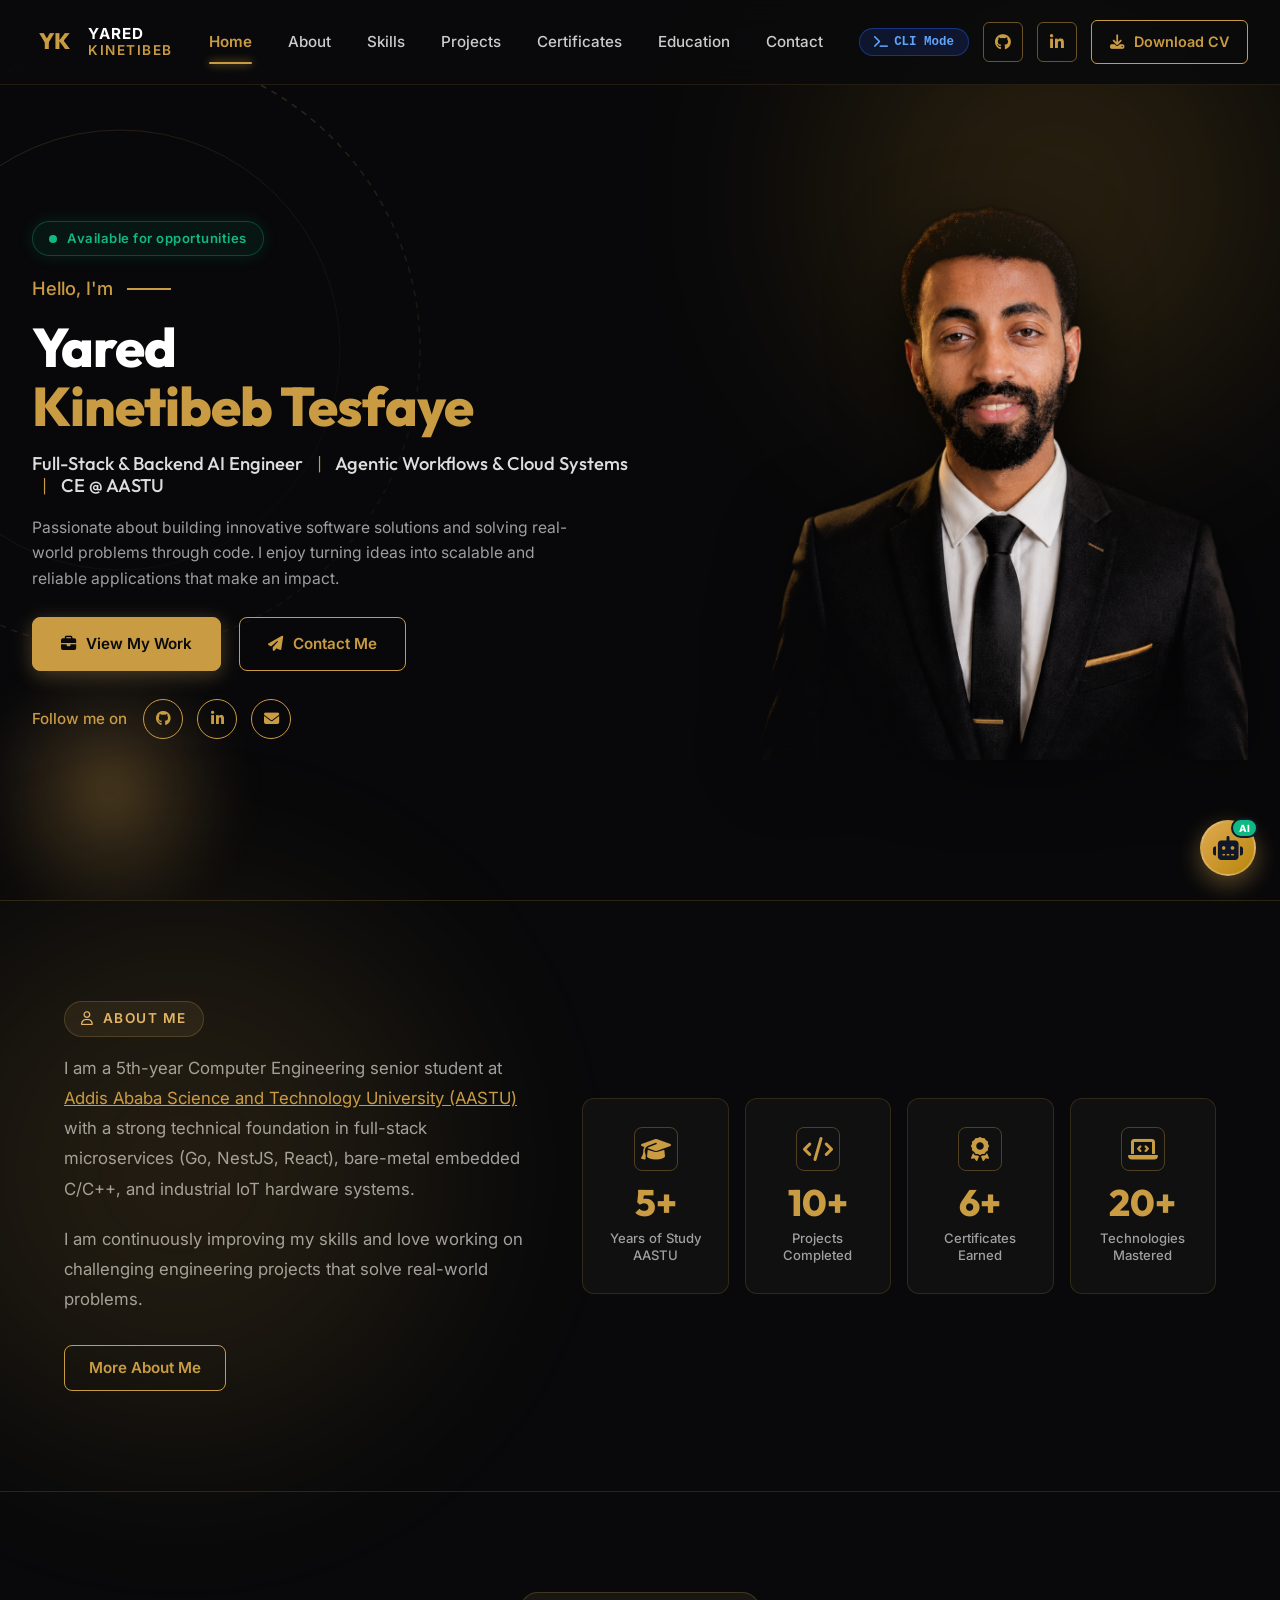
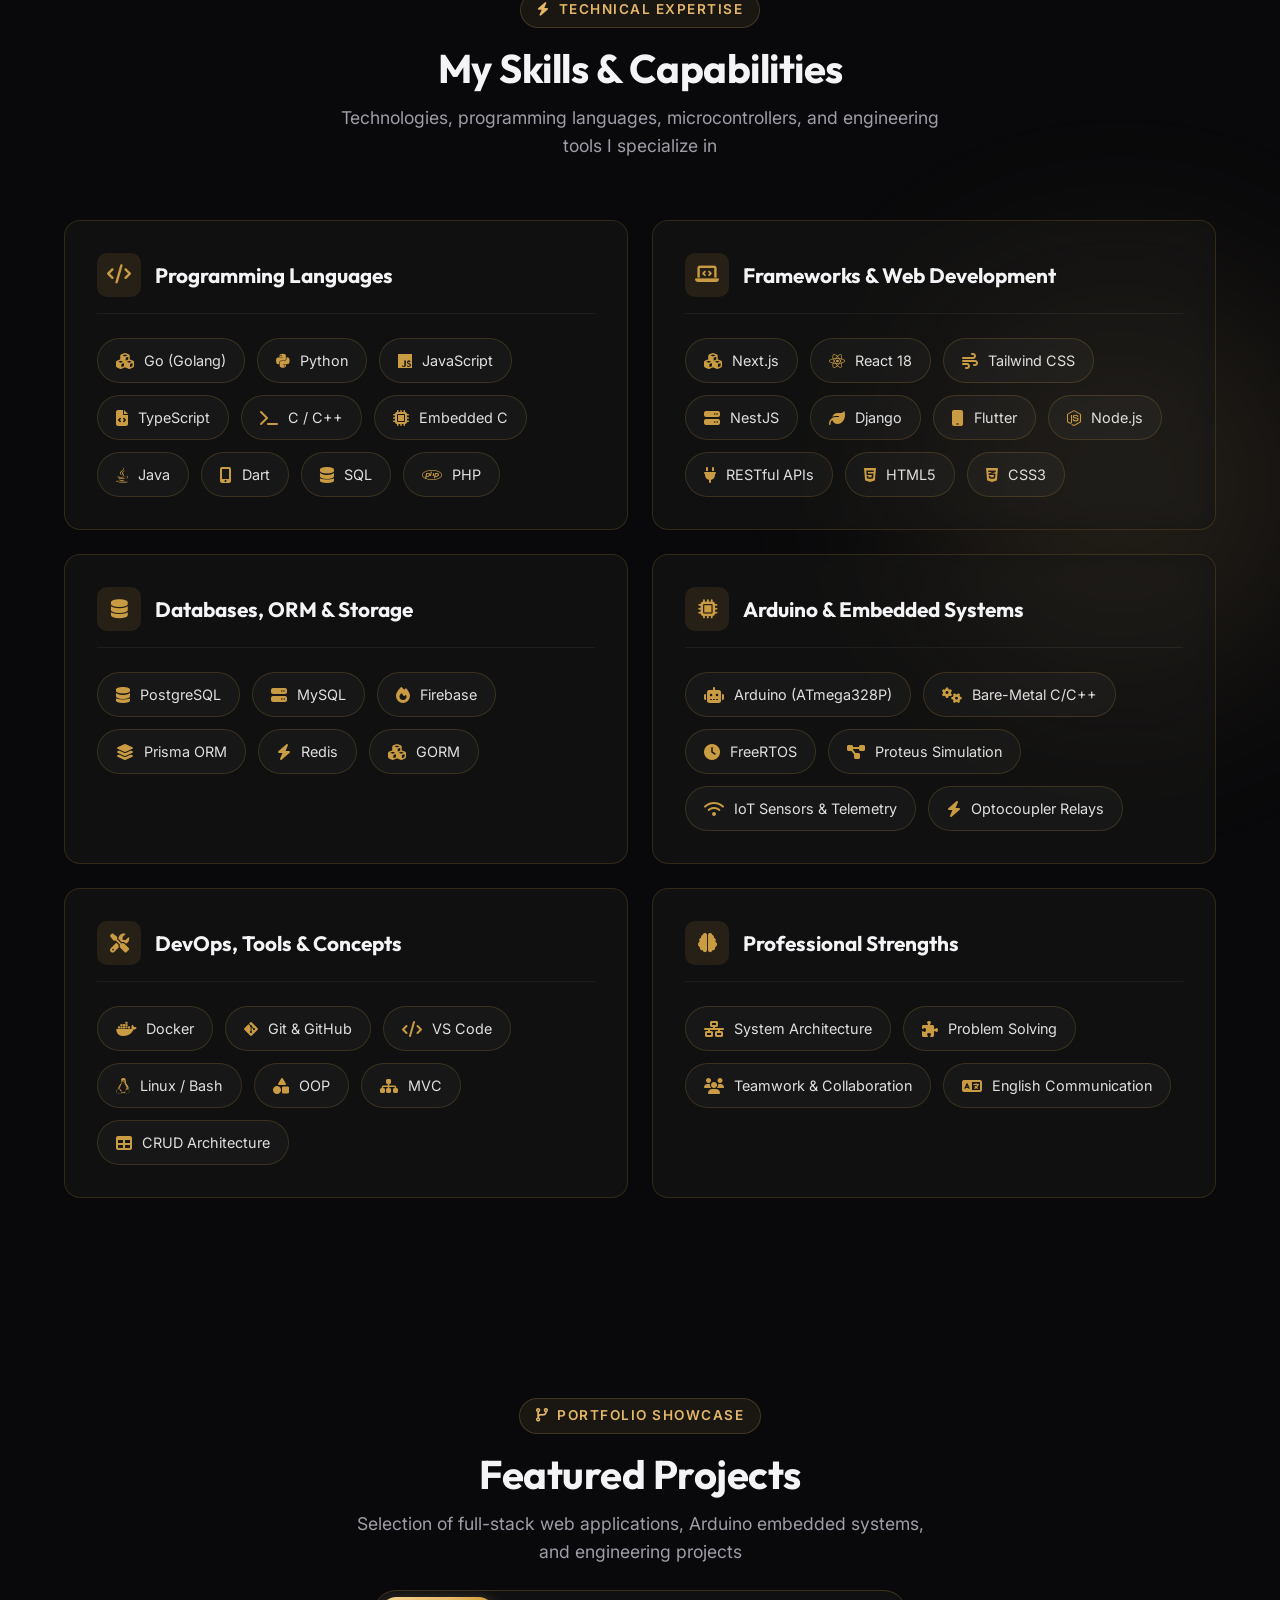
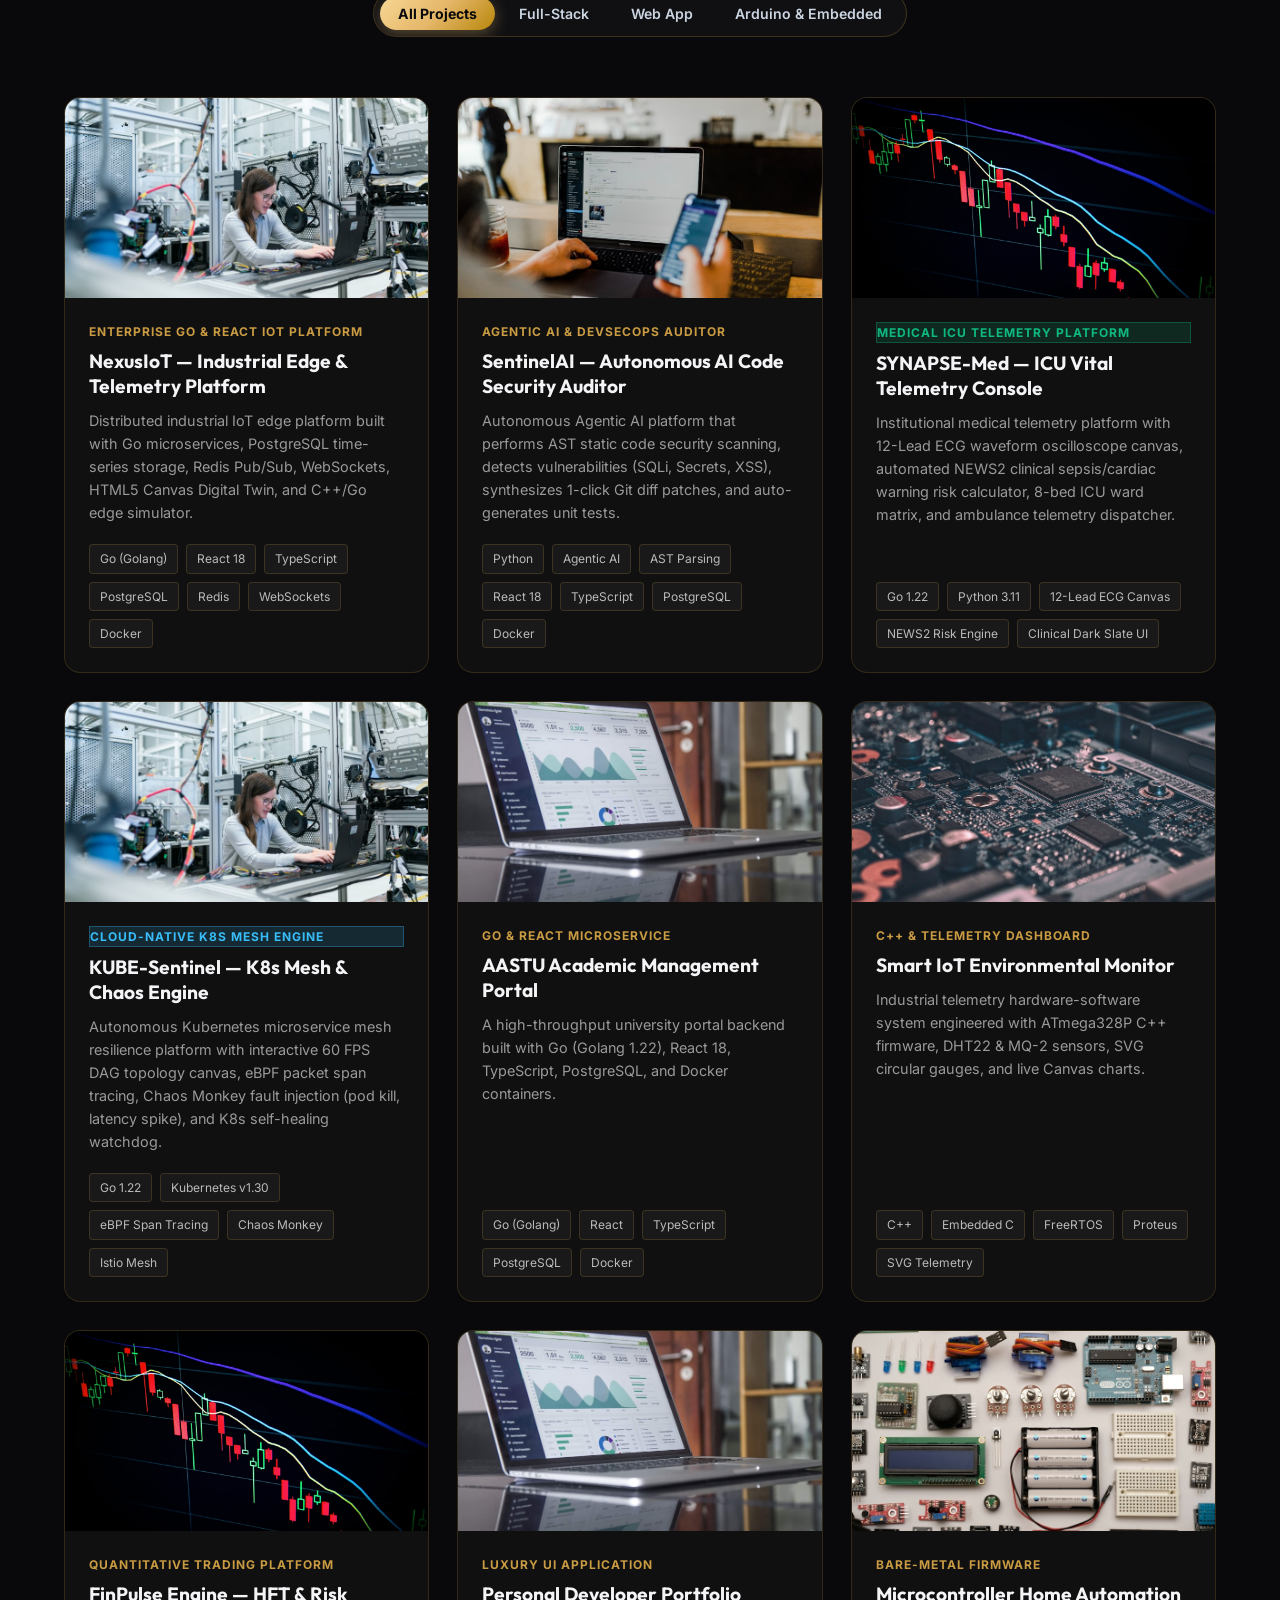
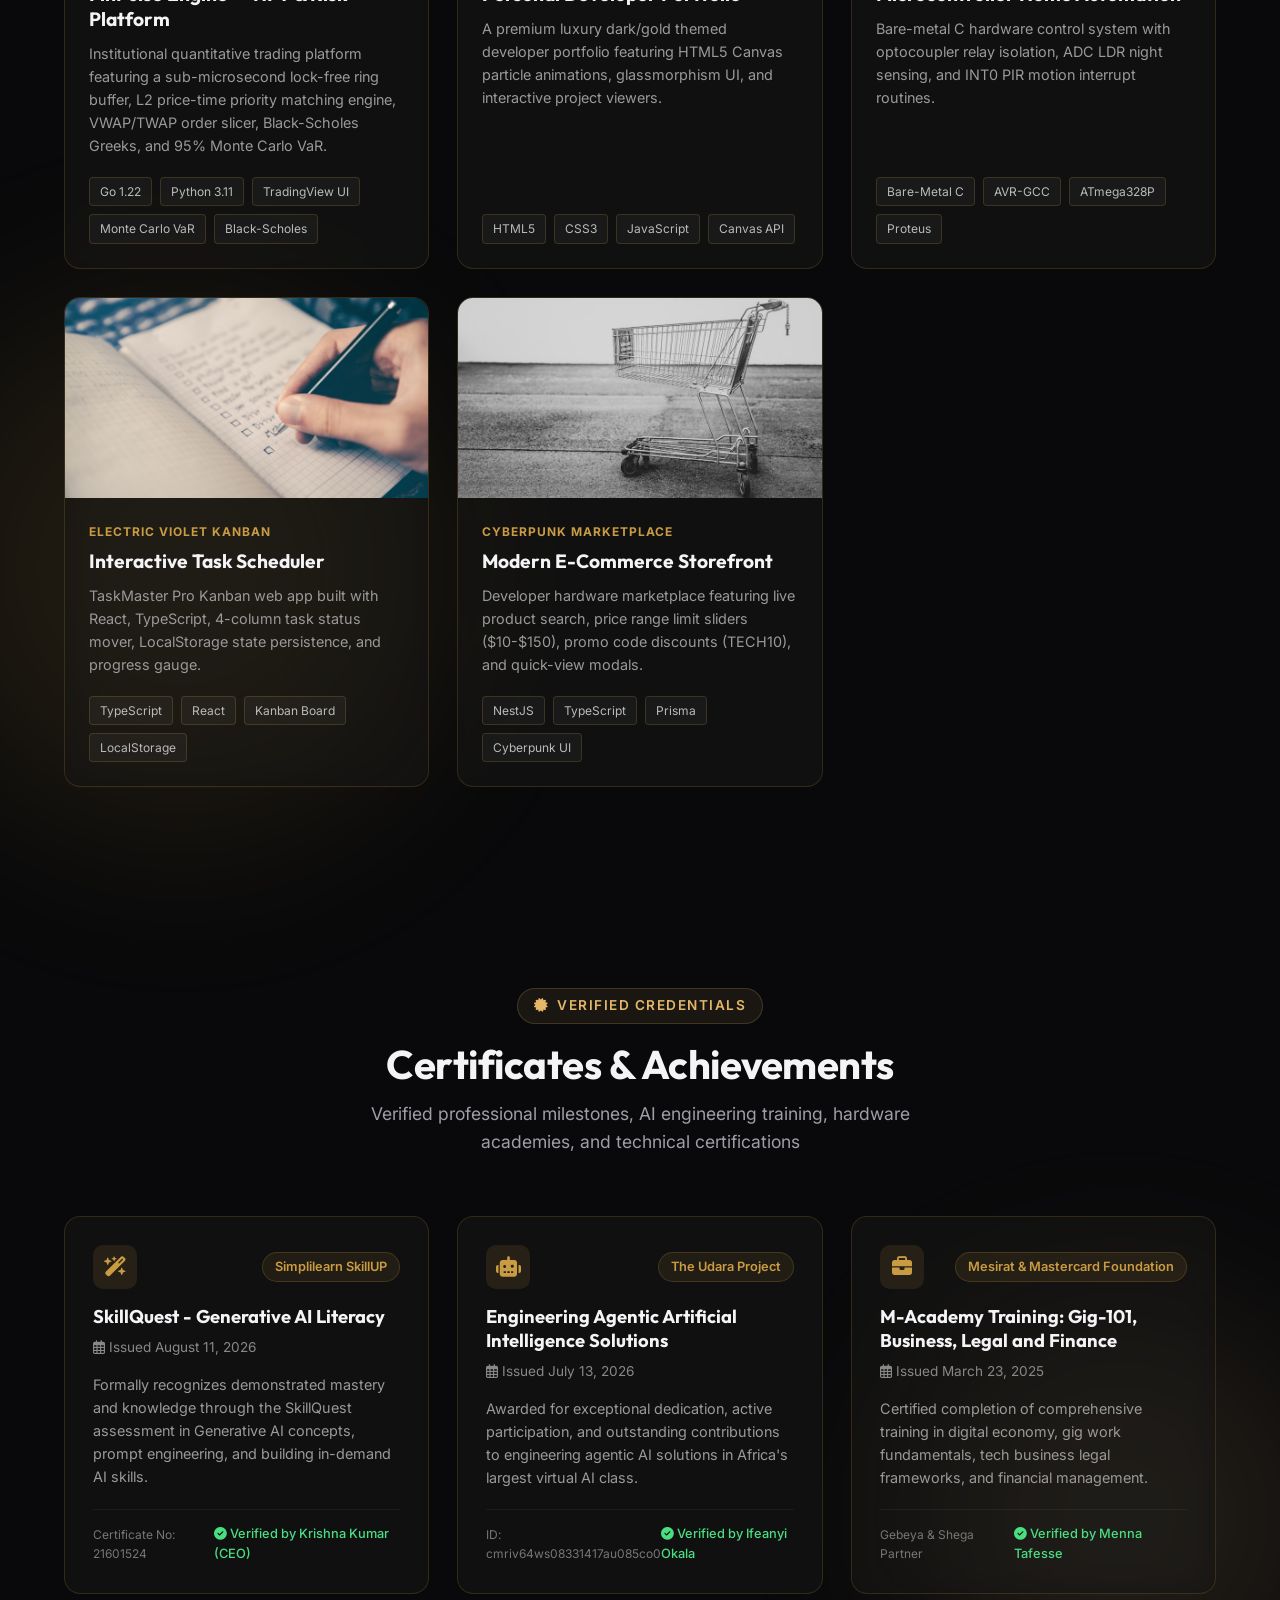
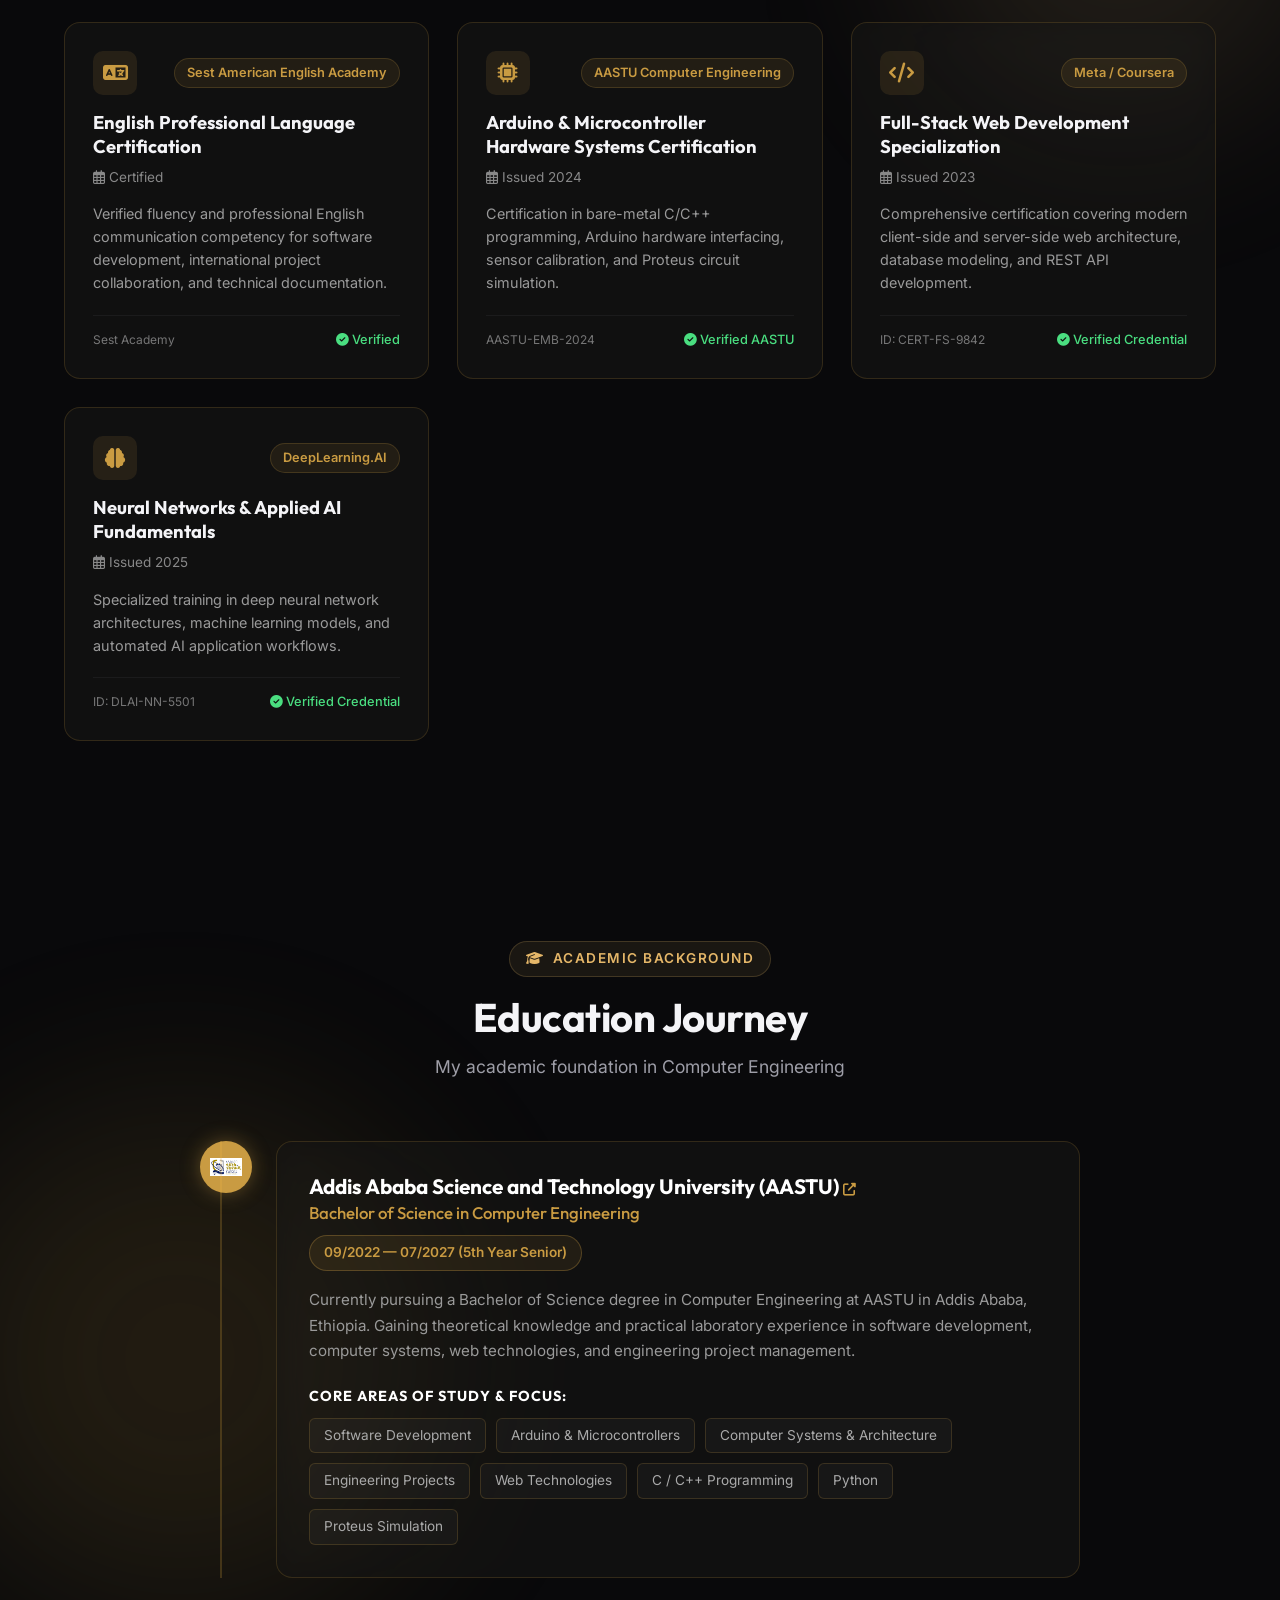
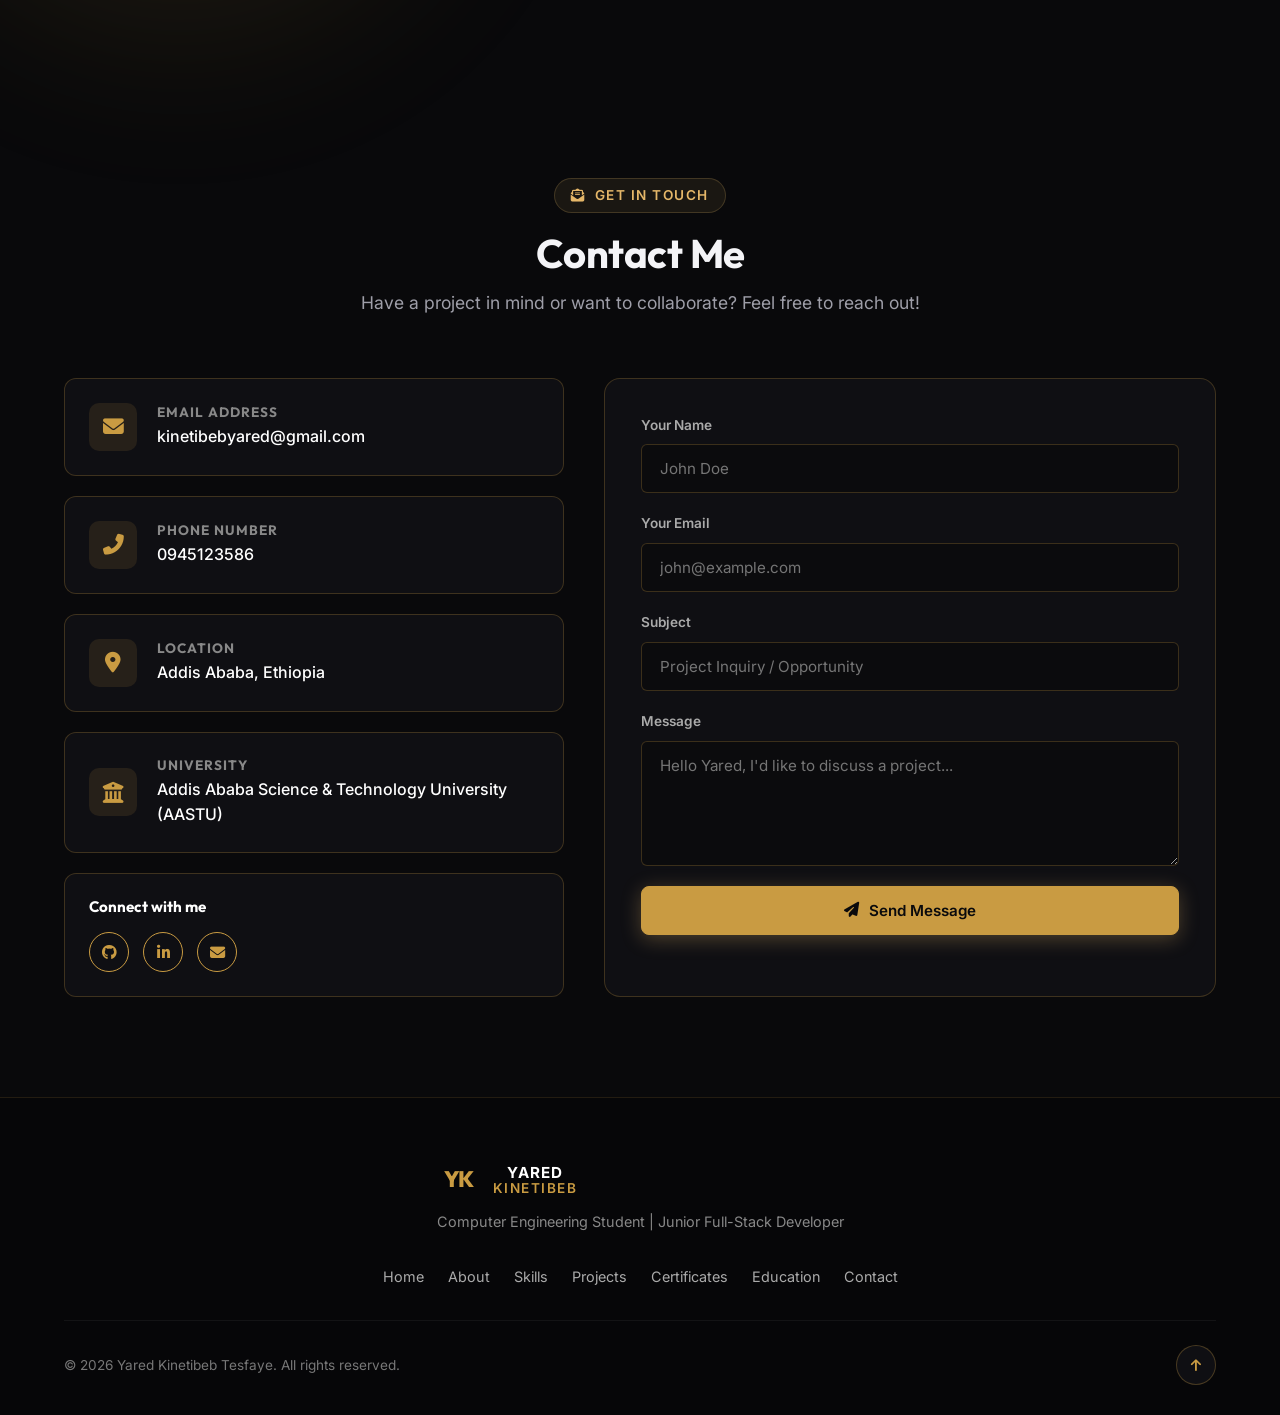
<file: index.html>
<!DOCTYPE html>
<html lang="en">
<head>
  <meta charset="UTF-8">
  <meta name="viewport" content="width=device-width, initial-scale=1.0">
  <meta name="description" content="Yared Kinetibeb Tesfaye - Computer Engineering Student & Junior Full-Stack Developer at Addis Ababa Science and Technology University (AASTU). Specialized in Web Development, Arduino & Embedded Systems.">
  <meta name="keywords" content="Yared Kinetibeb Tesfaye, Yared Kinetibeb, AASTU, Computer Engineering, Full-Stack Developer, Web Development, Arduino, Embedded Systems, Software Engineer, Ethiopia, yaya2127">
  <meta name="author" content="Yared Kinetibeb Tesfaye">
  
  <title>Yared Kinetibeb Tesfaye | Computer Engineering Student & Developer</title>

  <!-- Favicon / Brand Badge Icons -->
  <link rel="icon" type="image/svg+xml" href="assets/images/favicon.svg?v=12.0">
  <link rel="icon" type="image/png" sizes="32x32" href="assets/images/favicon-32x32.png?v=12.0">
  <link rel="icon" type="image/png" sizes="16x16" href="assets/images/favicon-16x16.png?v=12.0">
  <link rel="apple-touch-icon" sizes="180x180" href="assets/images/apple-touch-icon.png?v=12.0">
  <link rel="shortcut icon" href="favicon.ico?v=12.0">

  <!-- Google Fonts: Outfit & Inter -->
  <link rel="preconnect" href="https://fonts.googleapis.com">
  <link rel="preconnect" href="https://fonts.gstatic.com" crossorigin>
  <link href="https://fonts.googleapis.com/css2?family=Inter:wght@300;400;500;600;700&family=Outfit:wght@400;500;600;700;800&display=swap" rel="stylesheet">

  <!-- Font Awesome Icons -->
  <link rel="stylesheet" href="https://cdnjs.cloudflare.com/ajax/libs/font-awesome/6.5.1/css/all.min.css">

  <!-- Custom Stylesheets (Cache Busted v13.0) -->
  <link rel="stylesheet" href="css/main.css?v=13.0">
  <link rel="stylesheet" href="css/components.css?v=13.0">
</head>
<body>

  <!-- Particle Background for Hero -->
  <canvas id="hero-particles"></canvas>

  <!-- Navigation Bar -->
  <header class="navbar" id="navbar">
    <div class="nav-container">
      <a href="#home" class="brand-logo">
        <div class="logo-box">YK</div>
        <div class="logo-text">
          <span class="name">YARED</span>
          <span class="surname">KINETIBEB</span>
        </div>
      </a>

      <!-- Desktop & Mobile Navigation Links -->
      <nav class="nav-menu" id="nav-menu">
        <a href="#home" class="nav-link active">Home</a>
        <a href="#about" class="nav-link">About</a>
        <a href="#skills" class="nav-link">Skills</a>
        <a href="#projects" class="nav-link">Projects</a>
        <a href="#certificates" class="nav-link">Certificates</a>
        <a href="#education" class="nav-link">Education</a>
        <a href="#contact" class="nav-link">Contact</a>
        <a href="assets/docs/Yared_Kinetibeb_CV.pdf" download class="nav-link mobile-cv-item" style="color:#c99b42; font-weight:700;">
          <i class="fas fa-download"></i> Download CV
        </a>
      </nav>

      <!-- Right Action Items -->
      <div class="nav-actions">
        <button class="btn-terminal-toggle" id="terminal-toggle-btn" title="Open CLI Terminal Mode (Ctrl + ~)">
          <i class="fas fa-terminal"></i> <span>CLI Mode</span>
        </button>
        <a href="https://github.com/yaya2127" target="_blank" rel="noopener" class="icon-btn" aria-label="GitHub Profile">
          <i class="fab fa-github"></i>
        </a>
        <a href="https://www.linkedin.com/in/yared-kinetibeb-704077301/" target="_blank" rel="noopener" class="icon-btn" aria-label="LinkedIn Profile">
          <i class="fab fa-linkedin-in"></i>
        </a>
        <a href="assets/docs/Yared_Kinetibeb_CV.pdf" download class="btn btn-cv">
          <i class="fas fa-download"></i> Download CV
        </a>
        <button class="mobile-toggle" id="mobile-toggle" aria-label="Toggle Navigation Menu">
          <i class="fas fa-bars"></i>
        </button>
      </div>
    </div>
  </header>

  <!-- Hero Section -->
  <section class="hero" id="home">
    <div class="ambient-orb orb-gold-1"></div>
    <div class="hero-arc-bg">
      <svg width="650" height="650" viewBox="0 0 650 650" fill="none">
        <circle cx="200" cy="320" r="300" stroke="url(#gold-arc)" stroke-width="1.5" stroke-dasharray="6 6" opacity="0.35"/>
        <circle cx="200" cy="320" r="220" stroke="url(#gold-arc)" stroke-width="1" opacity="0.2"/>
        <defs>
          <linearGradient id="gold-arc" x1="0%" y1="0%" x2="100%" y2="100%">
            <stop offset="0%" stop-color="#dfa951" stop-opacity="0.9"/>
            <stop offset="70%" stop-color="#c59b4c" stop-opacity="0.3"/>
            <stop offset="100%" stop-color="#dfa951" stop-opacity="0"/>
          </linearGradient>
        </defs>
      </svg>
    </div>

    <div class="hero-flare-glow"></div>

    <div class="hero-container">
      <div class="hero-content">
        <div class="status-pill hero-stagger-1">
          <span class="status-pulse-dot"></span>
          <span class="status-text">Available for opportunities</span>
        </div>

        <div class="greeting-badge hero-stagger-2">
          <span class="greeting-text">Hello, I'm</span>
          <span class="gold-dash"></span>
        </div>

        <h1 class="hero-title hero-stagger-3">
          <span class="first-name">Yared</span>
          <span class="last-name">Kinetibeb Tesfaye</span>
        </h1>

        <h2 class="hero-subtitle hero-stagger-4">
          Full-Stack & Backend AI Engineer <span class="divider">|</span> Agentic Workflows & Cloud Systems <span class="divider">|</span> CE @ AASTU
        </h2>

        <p class="hero-description hero-stagger-5">
          Passionate about building innovative software solutions and solving real-world problems through code. I enjoy turning ideas into scalable and reliable applications that make an impact.
        </p>

        <div class="hero-cta hero-stagger-5">
          <a href="#projects" class="btn btn-primary btn-magnetic">
            <i class="fas fa-briefcase"></i> View My Work
          </a>
          <a href="#contact" class="btn btn-outline btn-magnetic">
            <i class="fas fa-paper-plane"></i> Contact Me
          </a>
        </div>

        <div class="social-follow">
          <span class="follow-label">Follow me on</span>
          <div class="social-icons">
            <a href="https://github.com/yaya2127" target="_blank" rel="noopener" class="social-circle" aria-label="GitHub">
              <i class="fab fa-github"></i>
            </a>
            <a href="https://www.linkedin.com/in/yared-kinetibeb-704077301/" target="_blank" rel="noopener" class="social-circle" aria-label="LinkedIn">
              <i class="fab fa-linkedin-in"></i>
            </a>
            <a href="mailto:kinetibebyared@gmail.com" class="social-circle" aria-label="Email">
              <i class="fas fa-envelope"></i>
            </a>
          </div>
        </div>
      </div>

      <div class="hero-image-wrapper">
        <div class="portrait-card">
          <img src="assets/images/profile.png" alt="Yared Kinetibeb Tesfaye" class="portrait-img">
        </div>
      </div>
    </div>
  </section>

  <!-- About Me Section -->
  <section class="about-section reveal-on-scroll" id="about">
    <div class="ambient-orb orb-amber-2"></div>
    <div class="container">
      <div class="about-grid">
        <div class="about-bio">
          <div class="section-tag">
            <i class="far fa-user"></i>
            <span>ABOUT ME</span>
          </div>

          <p class="about-text">
            I am a 5th-year Computer Engineering senior student at <a href="https://www.aastu.edu.et/" target="_blank" rel="noopener" style="color:#c99b42; text-decoration:underline;">Addis Ababa Science and Technology University (AASTU)</a> with a strong technical foundation in full-stack microservices (Go, NestJS, React), bare-metal embedded C/C++, and industrial IoT hardware systems.
          </p>
          <p class="about-text">
            I am continuously improving my skills and love working on challenging engineering projects that solve real-world problems.
          </p>

          <a href="#contact" class="btn btn-outline btn-more">
            More About Me
          </a>
        </div>

        <div class="stats-grid stagger-parent">
          <div class="stat-card">
            <div class="stat-icon">
              <i class="fas fa-graduation-cap"></i>
            </div>
            <div class="stat-number">5+</div>
            <div class="stat-label">Years of Study<br>AASTU</div>
          </div>

          <div class="stat-card">
            <div class="stat-icon">
              <i class="fas fa-code"></i>
            </div>
            <div class="stat-number">10+</div>
            <div class="stat-label">Projects<br>Completed</div>
          </div>

          <div class="stat-card">
            <div class="stat-icon">
              <i class="fas fa-award"></i>
            </div>
            <div class="stat-number">6+</div>
            <div class="stat-label">Certificates<br>Earned</div>
          </div>

          <div class="stat-card">
            <div class="stat-icon">
              <i class="fas fa-laptop-code"></i>
            </div>
            <div class="stat-number">20+</div>
            <div class="stat-label">Technologies<br>Mastered</div>
          </div>
        </div>
      </div>
    </div>
  </section>

  <!-- Skills Section -->
  <section class="skills-section reveal-on-scroll" id="skills">
    <div class="ambient-orb orb-gold-3"></div>
    <div class="container">
      <div class="section-header text-center">
        <div class="section-tag center">
          <i class="fas fa-bolt"></i>
          <span>TECHNICAL EXPERTISE</span>
        </div>
        <h2 class="section-title">My Skills & Capabilities</h2>
        <p class="section-subtitle">Technologies, programming languages, microcontrollers, and engineering tools I specialize in</p>
      </div>

      <div class="skills-wrapper">
        <div class="skill-category-card">
          <div class="category-header">
            <div class="category-icon"><i class="fas fa-code"></i></div>
            <h3>Programming Languages</h3>
          </div>
          <div class="skill-items">
            <div class="skill-pill"><i class="fas fa-cubes"></i> <span>Go (Golang)</span></div>
            <div class="skill-pill"><i class="fab fa-python"></i> <span>Python</span></div>
            <div class="skill-pill"><i class="fab fa-js"></i> <span>JavaScript</span></div>
            <div class="skill-pill"><i class="fas fa-file-code"></i> <span>TypeScript</span></div>
            <div class="skill-pill"><i class="fas fa-terminal"></i> <span>C / C++</span></div>
            <div class="skill-pill"><i class="fas fa-microchip"></i> <span>Embedded C</span></div>
            <div class="skill-pill"><i class="fab fa-java"></i> <span>Java</span></div>
            <div class="skill-pill"><i class="fas fa-mobile-alt"></i> <span>Dart</span></div>
            <div class="skill-pill"><i class="fas fa-database"></i> <span>SQL</span></div>
            <div class="skill-pill"><i class="fab fa-php"></i> <span>PHP</span></div>
          </div>
        </div>

        <div class="skill-category-card">
          <div class="category-header">
            <div class="category-icon"><i class="fas fa-laptop-code"></i></div>
            <h3>Frameworks & Web Development</h3>
          </div>
          <div class="skill-items">
            <div class="skill-pill"><i class="fas fa-cubes"></i> <span>Next.js</span></div>
            <div class="skill-pill"><i class="fab fa-react"></i> <span>React 18</span></div>
            <div class="skill-pill"><i class="fas fa-wind"></i> <span>Tailwind CSS</span></div>
            <div class="skill-pill"><i class="fas fa-server"></i> <span>NestJS</span></div>
            <div class="skill-pill"><i class="fas fa-leaf"></i> <span>Django</span></div>
            <div class="skill-pill"><i class="fas fa-mobile"></i> <span>Flutter</span></div>
            <div class="skill-pill"><i class="fab fa-node-js"></i> <span>Node.js</span></div>
            <div class="skill-pill"><i class="fas fa-plug"></i> <span>RESTful APIs</span></div>
            <div class="skill-pill"><i class="fab fa-html5"></i> <span>HTML5</span></div>
            <div class="skill-pill"><i class="fab fa-css3-alt"></i> <span>CSS3</span></div>
          </div>
        </div>

        <div class="skill-category-card">
          <div class="category-header">
            <div class="category-icon"><i class="fas fa-database"></i></div>
            <h3>Databases, ORM & Storage</h3>
          </div>
          <div class="skill-items">
            <div class="skill-pill"><i class="fas fa-database"></i> <span>PostgreSQL</span></div>
            <div class="skill-pill"><i class="fas fa-server"></i> <span>MySQL</span></div>
            <div class="skill-pill"><i class="fas fa-fire"></i> <span>Firebase</span></div>
            <div class="skill-pill"><i class="fas fa-layer-group"></i> <span>Prisma ORM</span></div>
            <div class="skill-pill"><i class="fas fa-bolt"></i> <span>Redis</span></div>
            <div class="skill-pill"><i class="fas fa-cubes"></i> <span>GORM</span></div>
          </div>
        </div>

        <div class="skill-category-card">
          <div class="category-header">
            <div class="category-icon"><i class="fas fa-microchip"></i></div>
            <h3>Arduino & Embedded Systems</h3>
          </div>
          <div class="skill-items">
            <div class="skill-pill"><i class="fas fa-robot"></i> <span>Arduino (ATmega328P)</span></div>
            <div class="skill-pill"><i class="fas fa-cogs"></i> <span>Bare-Metal C/C++</span></div>
            <div class="skill-pill"><i class="fas fa-clock"></i> <span>FreeRTOS</span></div>
            <div class="skill-pill"><i class="fas fa-project-diagram"></i> <span>Proteus Simulation</span></div>
            <div class="skill-pill"><i class="fas fa-wifi"></i> <span>IoT Sensors & Telemetry</span></div>
            <div class="skill-pill"><i class="fas fa-bolt"></i> <span>Optocoupler Relays</span></div>
          </div>
        </div>

        <div class="skill-category-card">
          <div class="category-header">
            <div class="category-icon"><i class="fas fa-tools"></i></div>
            <h3>DevOps, Tools & Concepts</h3>
          </div>
          <div class="skill-items">
            <div class="skill-pill"><i class="fab fa-docker"></i> <span>Docker</span></div>
            <div class="skill-pill"><i class="fab fa-git-alt"></i> <span>Git & GitHub</span></div>
            <div class="skill-pill"><i class="fas fa-code"></i> <span>VS Code</span></div>
            <div class="skill-pill"><i class="fab fa-linux"></i> <span>Linux / Bash</span></div>
            <div class="skill-pill"><i class="fas fa-shapes"></i> <span>OOP</span></div>
            <div class="skill-pill"><i class="fas fa-sitemap"></i> <span>MVC</span></div>
            <div class="skill-pill"><i class="fas fa-table"></i> <span>CRUD Architecture</span></div>
          </div>
        </div>

        <div class="skill-category-card">
          <div class="category-header">
            <div class="category-icon"><i class="fas fa-brain"></i></div>
            <h3>Professional Strengths</h3>
          </div>
          <div class="skill-items">
            <div class="skill-pill"><i class="fas fa-network-wired"></i> <span>System Architecture</span></div>
            <div class="skill-pill"><i class="fas fa-puzzle-piece"></i> <span>Problem Solving</span></div>
            <div class="skill-pill"><i class="fas fa-users"></i> <span>Teamwork & Collaboration</span></div>
            <div class="skill-pill"><i class="fas fa-language"></i> <span>English Communication</span></div>
          </div>
        </div>
      </div>

    </div>
  </section>

  <!-- Projects Section -->
  <section class="projects-section reveal-on-scroll" id="projects">
    <div class="ambient-orb orb-amber-2"></div>
    <div class="container">
      <div class="section-header text-center">
        <div class="section-tag center">
          <i class="fas fa-code-branch"></i>
          <span>PORTFOLIO SHOWCASE</span>
        </div>
        <h2 class="section-title">Featured Projects</h2>
        <p class="section-subtitle">Selection of full-stack web applications, Arduino embedded systems, and engineering projects</p>

        <div class="project-filters">
          <div class="filter-tab-slider" id="filter-tab-slider"></div>
          <button class="filter-btn active" data-filter="all">All Projects</button>
          <button class="filter-btn" data-filter="fullstack">Full-Stack</button>
          <button class="filter-btn" data-filter="web">Web App</button>
          <button class="filter-btn" data-filter="embedded">Arduino & Embedded</button>
        </div>
      </div>

      <div class="projects-grid stagger-parent">
        <!-- Project Enterprise 1: NexusIoT -->
        <div class="project-card" data-category="fullstack">
          <div class="project-img-wrapper">
            <img src="assets/img/nexus-iot.jpg" alt="NexusIoT Industrial Edge Platform" class="project-img">
            <div class="project-overlay">
              <button class="btn-icon-overlay view-details" data-modal="pnexus"><i class="fas fa-eye"></i></button>
              <a href="https://yaya2127.github.io/nexus-iot-edge-platform/" target="_blank" rel="noopener" class="btn-icon-overlay" title="Launch Live Application"><i class="fas fa-external-link-alt"></i></a>
              <a href="https://github.com/yaya2127/nexus-iot-edge-platform" target="_blank" rel="noopener" class="btn-icon-overlay" title="View GitHub Repository"><i class="fab fa-github"></i></a>
            </div>
          </div>
          <div class="project-info">
            <div class="project-badge">Enterprise Go & React IoT Platform</div>
            <h3 class="project-title">NexusIoT — Industrial Edge & Telemetry Platform</h3>
            <p class="project-desc">Distributed industrial IoT edge platform built with Go microservices, PostgreSQL time-series storage, Redis Pub/Sub, WebSockets, HTML5 Canvas Digital Twin, and C++/Go edge simulator.</p>
            <div class="project-tags">
              <span>Go (Golang)</span>
              <span>React 18</span>
              <span>TypeScript</span>
              <span>PostgreSQL</span>
              <span>Redis</span>
              <span>WebSockets</span>
              <span>Docker</span>
            </div>
          </div>
        </div>

        <!-- Project Enterprise 2: SentinelAI Autonomous AI Code Security Auditor -->
        <div class="project-card" data-category="fullstack">
          <div class="project-img-wrapper">
            <img src="assets/img/sentinel-ai.jpg" alt="SentinelAI Code Security Auditor" class="project-img">
            <div class="project-overlay">
              <button class="btn-icon-overlay view-details" data-modal="psentinel"><i class="fas fa-eye"></i></button>
              <a href="https://yaya2127.github.io/sentinel-ai-code-auditor/" target="_blank" rel="noopener" class="btn-icon-overlay" title="Launch Live Application"><i class="fas fa-external-link-alt"></i></a>
              <a href="https://github.com/yaya2127/sentinel-ai-code-auditor" target="_blank" rel="noopener" class="btn-icon-overlay" title="View GitHub Repository"><i class="fab fa-github"></i></a>
            </div>
          </div>
          <div class="project-info">
            <div class="project-badge">Agentic AI & DevSecOps Auditor</div>
            <h3 class="project-title">SentinelAI — Autonomous AI Code Security Auditor</h3>
            <p class="project-desc">Autonomous Agentic AI platform that performs AST static code security scanning, detects vulnerabilities (SQLi, Secrets, XSS), synthesizes 1-click Git diff patches, and auto-generates unit tests.</p>
            <div class="project-tags">
              <span>Python</span>
              <span>Agentic AI</span>
              <span>AST Parsing</span>
              <span>React 18</span>
              <span>TypeScript</span>
              <span>PostgreSQL</span>
              <span>Docker</span>
            </div>
          </div>
        </div>

        <!-- Project 0: SYNAPSE-Med — ICU Telemetry Platform -->
        <div class="project-card" data-category="fullstack">
          <div class="project-img-wrapper">
            <img src="assets/img/finpulse-trading.jpg" alt="SYNAPSE-Med ICU Console" class="project-img">
            <div class="project-overlay">
              <button class="btn-icon-overlay view-details" data-modal="psynapse"><i class="fas fa-eye"></i></button>
              <a href="https://yaya2127.github.io/synapse-med-platform/" target="_blank" rel="noopener" class="btn-icon-overlay" title="Launch Live Application"><i class="fas fa-external-link-alt"></i></a>
              <a href="https://github.com/yaya2127/synapse-med-platform" target="_blank" rel="noopener" class="btn-icon-overlay" title="View GitHub Repository"><i class="fab fa-github"></i></a>
            </div>
          </div>
          <div class="project-info">
            <div class="project-badge" style="background:rgba(16,185,129,0.15); color:#10b981; border:1px solid rgba(16,185,129,0.3);">Medical ICU Telemetry Platform</div>
            <h3 class="project-title">SYNAPSE-Med — ICU Vital Telemetry Console</h3>
            <p class="project-desc">Institutional medical telemetry platform with 12-Lead ECG waveform oscilloscope canvas, automated NEWS2 clinical sepsis/cardiac warning risk calculator, 8-bed ICU ward matrix, and ambulance telemetry dispatcher.</p>
            <div class="project-tags">
              <span>Go 1.22</span>
              <span>Python 3.11</span>
              <span>12-Lead ECG Canvas</span>
              <span>NEWS2 Risk Engine</span>
              <span>Clinical Dark Slate UI</span>
            </div>
          </div>
        </div>

        <!-- Project 0.5: KUBE-Sentinel — Kubernetes Chaos Mesh -->
        <div class="project-card" data-category="fullstack">
          <div class="project-img-wrapper">
            <img src="assets/img/nexus-iot.jpg" alt="KUBE-Sentinel Chaos Mesh Console" class="project-img">
            <div class="project-overlay">
              <button class="btn-icon-overlay view-details" data-modal="pkube"><i class="fas fa-eye"></i></button>
              <a href="https://yaya2127.github.io/kube-sentinel-platform/" target="_blank" rel="noopener" class="btn-icon-overlay" title="Launch Live Application"><i class="fas fa-external-link-alt"></i></a>
              <a href="https://github.com/yaya2127/kube-sentinel-platform" target="_blank" rel="noopener" class="btn-icon-overlay" title="View GitHub Repository"><i class="fab fa-github"></i></a>
            </div>
          </div>
          <div class="project-info">
            <div class="project-badge" style="background:rgba(56,189,248,0.15); color:#38bdf8; border:1px solid rgba(56,189,248,0.3);">Cloud-Native K8s Mesh Engine</div>
            <h3 class="project-title">KUBE-Sentinel — K8s Mesh & Chaos Engine</h3>
            <p class="project-desc">Autonomous Kubernetes microservice mesh resilience platform with interactive 60 FPS DAG topology canvas, eBPF packet span tracing, Chaos Monkey fault injection (pod kill, latency spike), and K8s self-healing watchdog.</p>
            <div class="project-tags">
              <span>Go 1.22</span>
              <span>Kubernetes v1.30</span>
              <span>eBPF Span Tracing</span>
              <span>Chaos Monkey</span>
              <span>Istio Mesh</span>
            </div>
          </div>
        </div>

        <!-- Project 1: AASTU Academic Management Portal -->
        <div class="project-card" data-category="fullstack">
          <div class="project-img-wrapper">
            <img src="assets/img/aastu-portal.jpg" alt="AASTU Campus Portal" class="project-img">
            <div class="project-overlay">
              <button class="btn-icon-overlay view-details" data-modal="p1"><i class="fas fa-eye"></i></button>
              <a href="https://github.com/yaya2127/aastu-academic-portal" target="_blank" rel="noopener" class="btn-icon-overlay" title="View GitHub Repository"><i class="fab fa-github"></i></a>
            </div>
          </div>
          <div class="project-info">
            <div class="project-badge">Go & React Microservice</div>
            <h3 class="project-title">AASTU Academic Management Portal</h3>
            <p class="project-desc">A high-throughput university portal backend built with Go (Golang 1.22), React 18, TypeScript, PostgreSQL, and Docker containers.</p>
            <div class="project-tags">
              <span>Go (Golang)</span>
              <span>React</span>
              <span>TypeScript</span>
              <span>PostgreSQL</span>
              <span>Docker</span>
            </div>
          </div>
        </div>

        <!-- Project 2: Smart IoT Environmental Monitor -->
        <div class="project-card" data-category="embedded">
          <div class="project-img-wrapper">
            <img src="assets/img/smart-iot.jpg" alt="Arduino Environmental Monitor" class="project-img">
            <div class="project-overlay">
              <button class="btn-icon-overlay view-details" data-modal="p2"><i class="fas fa-eye"></i></button>
              <a href="https://github.com/yaya2127/smart-iot-environmental-monitor" target="_blank" rel="noopener" class="btn-icon-overlay" title="View GitHub Repository"><i class="fab fa-github"></i></a>
            </div>
          </div>
          <div class="project-info">
            <div class="project-badge">C++ & Telemetry Dashboard</div>
            <h3 class="project-title">Smart IoT Environmental Monitor</h3>
            <p class="project-desc">Industrial telemetry hardware-software system engineered with ATmega328P C++ firmware, DHT22 & MQ-2 sensors, SVG circular gauges, and live Canvas charts.</p>
            <div class="project-tags">
              <span>C++</span>
              <span>Embedded C</span>
              <span>FreeRTOS</span>
              <span>Proteus</span>
              <span>SVG Telemetry</span>
            </div>
          </div>
        </div>

        <!-- Project 3: FinPulse Engine -->
        <div class="project-card" data-category="fullstack">
          <div class="project-img-wrapper">
            <img src="assets/img/finpulse-trading.jpg" alt="FinPulse Algorithmic Trading Engine" class="project-img">
            <div class="project-overlay">
              <button class="btn-icon-overlay view-details" data-modal="p3"><i class="fas fa-eye"></i></button>
              <a href="https://yaya2127.github.io/finpulse-trading-engine/" target="_blank" rel="noopener" class="btn-icon-overlay" title="Launch Live Application"><i class="fas fa-external-link-alt"></i></a>
              <a href="https://github.com/yaya2127/finpulse-trading-engine" target="_blank" rel="noopener" class="btn-icon-overlay" title="View GitHub Repository"><i class="fab fa-github"></i></a>
            </div>
          </div>
          <div class="project-info">
            <div class="project-badge">Quantitative Trading Platform</div>
            <h3 class="project-title">FinPulse Engine — HFT & Risk Platform</h3>
            <p class="project-desc">Institutional quantitative trading platform featuring a sub-microsecond lock-free ring buffer, L2 price-time priority matching engine, VWAP/TWAP order slicer, Black-Scholes Greeks, and 95% Monte Carlo VaR.</p>
            <div class="project-tags">
              <span>Go 1.22</span>
              <span>Python 3.11</span>
              <span>TradingView UI</span>
              <span>Monte Carlo VaR</span>
              <span>Black-Scholes</span>
            </div>
          </div>
        </div>

        <!-- Project 4: Personal Developer Portfolio -->
        <div class="project-card" data-category="web">
          <div class="project-img-wrapper">
            <img src="assets/img/portfolio.jpg" alt="Personal Developer Portfolio" class="project-img">
            <div class="project-overlay">
              <button class="btn-icon-overlay view-details" data-modal="p4"><i class="fas fa-eye"></i></button>
              <a href="https://github.com/yaya2127/Personal-Portfolio" target="_blank" rel="noopener" class="btn-icon-overlay" title="View GitHub Repository"><i class="fab fa-github"></i></a>
            </div>
          </div>
          <div class="project-info">
            <div class="project-badge">Luxury UI Application</div>
            <h3 class="project-title">Personal Developer Portfolio</h3>
            <p class="project-desc">A premium luxury dark/gold themed developer portfolio featuring HTML5 Canvas particle animations, glassmorphism UI, and interactive project viewers.</p>
            <div class="project-tags">
              <span>HTML5</span>
              <span>CSS3</span>
              <span>JavaScript</span>
              <span>Canvas API</span>
            </div>
          </div>
        </div>

        <!-- Project 5: Microcontroller Home Automation -->
        <div class="project-card" data-category="embedded">
          <div class="project-img-wrapper">
            <img src="assets/img/home-automation.jpg" alt="Arduino Home Automation" class="project-img">
            <div class="project-overlay">
              <button class="btn-icon-overlay view-details" data-modal="p5"><i class="fas fa-eye"></i></button>
              <a href="https://github.com/yaya2127/microcontroller-home-automation" target="_blank" rel="noopener" class="btn-icon-overlay" title="View GitHub Repository"><i class="fab fa-github"></i></a>
            </div>
          </div>
          <div class="project-info">
            <div class="project-badge">Bare-Metal Firmware</div>
            <h3 class="project-title">Microcontroller Home Automation</h3>
            <p class="project-desc">Bare-metal C hardware control system with optocoupler relay isolation, ADC LDR night sensing, and INT0 PIR motion interrupt routines.</p>
            <div class="project-tags">
              <span>Bare-Metal C</span>
              <span>AVR-GCC</span>
              <span>ATmega328P</span>
              <span>Proteus</span>
            </div>
          </div>
        </div>

        <!-- Project 6: Interactive Task Scheduler -->
        <div class="project-card" data-category="web">
          <div class="project-img-wrapper">
            <img src="assets/img/task-scheduler.jpg" alt="Task Manager Application" class="project-img">
            <div class="project-overlay">
              <button class="btn-icon-overlay view-details" data-modal="p6"><i class="fas fa-eye"></i></button>
              <a href="https://github.com/yaya2127/interactive-task-scheduler" target="_blank" rel="noopener" class="btn-icon-overlay" title="View GitHub Repository"><i class="fab fa-github"></i></a>
            </div>
          </div>
          <div class="project-info">
            <div class="project-badge">Electric Violet Kanban</div>
            <h3 class="project-title">Interactive Task Scheduler</h3>
            <p class="project-desc">TaskMaster Pro Kanban web app built with React, TypeScript, 4-column task status mover, LocalStorage state persistence, and progress gauge.</p>
            <div class="project-tags">
              <span>TypeScript</span>
              <span>React</span>
              <span>Kanban Board</span>
              <span>LocalStorage</span>
            </div>
          </div>
        </div>

        <!-- Project 7: Modern E-Commerce Storefront -->
        <div class="project-card" data-category="fullstack">
          <div class="project-img-wrapper">
            <img src="assets/img/ecommerce.jpg" alt="E-Commerce Web Application" class="project-img">
            <div class="project-overlay">
              <button class="btn-icon-overlay view-details" data-modal="pecommerce"><i class="fas fa-eye"></i></button>
              <a href="https://github.com/yaya2127/modern-ecommerce-storefront" target="_blank" rel="noopener" class="btn-icon-overlay" title="View GitHub Repository"><i class="fab fa-github"></i></a>
            </div>
          </div>
          <div class="project-info">
            <div class="project-badge">Cyberpunk Marketplace</div>
            <h3 class="project-title">Modern E-Commerce Storefront</h3>
            <p class="project-desc">Developer hardware marketplace featuring live product search, price range limit sliders ($10-$150), promo code discounts (TECH10), and quick-view modals.</p>
            <div class="project-tags">
              <span>NestJS</span>
              <span>TypeScript</span>
              <span>Prisma</span>
              <span>Cyberpunk UI</span>
            </div>
          </div>
        </div>
      </div>
    </div>
  </section>

  <!-- Certificates Section -->
  <section class="certificates-section reveal-on-scroll" id="certificates">
    <div class="ambient-orb orb-gold-3"></div>
    <div class="container">
      <div class="section-header text-center">
        <div class="section-tag center">
          <i class="fas fa-certificate"></i>
          <span>VERIFIED CREDENTIALS</span>
        </div>
        <h2 class="section-title">Certificates & Achievements</h2>
        <p class="section-subtitle">Verified professional milestones, AI engineering training, hardware academies, and technical certifications</p>
      </div>

      <div class="certificates-grid stagger-parent">
        <div class="cert-card">
          <div class="cert-header">
            <div class="cert-icon"><i class="fas fa-wand-magic-sparkles"></i></div>
            <div class="cert-issuer">Simplilearn SkillUP</div>
          </div>
          <h3 class="cert-title">SkillQuest - Generative AI Literacy</h3>
          <p class="cert-date"><i class="far fa-calendar-alt"></i> Issued August 11, 2026</p>
          <p class="cert-desc">Formally recognizes demonstrated mastery and knowledge through the SkillQuest assessment in Generative AI concepts, prompt engineering, and building in-demand AI skills.</p>
          <div class="cert-footer">
            <span class="cert-id">Certificate No: 21601524</span>
            <span class="cert-verified"><i class="fas fa-check-circle"></i> Verified by Krishna Kumar (CEO)</span>
          </div>
        </div>

        <div class="cert-card">
          <div class="cert-header">
            <div class="cert-icon"><i class="fas fa-robot"></i></div>
            <div class="cert-issuer">The Udara Project</div>
          </div>
          <h3 class="cert-title">Engineering Agentic Artificial Intelligence Solutions</h3>
          <p class="cert-date"><i class="far fa-calendar-alt"></i> Issued July 13, 2026</p>
          <p class="cert-desc">Awarded for exceptional dedication, active participation, and outstanding contributions to engineering agentic AI solutions in Africa's largest virtual AI class.</p>
          <div class="cert-footer">
            <span class="cert-id">ID: cmriv64ws08331417au085co0</span>
            <span class="cert-verified"><i class="fas fa-check-circle"></i> Verified by Ifeanyi Okala</span>
          </div>
        </div>

        <div class="cert-card">
          <div class="cert-header">
            <div class="cert-icon"><i class="fas fa-briefcase"></i></div>
            <div class="cert-issuer">Mesirat & Mastercard Foundation</div>
          </div>
          <h3 class="cert-title">M-Academy Training: Gig-101, Business, Legal and Finance</h3>
          <p class="cert-date"><i class="far fa-calendar-alt"></i> Issued March 23, 2025</p>
          <p class="cert-desc">Certified completion of comprehensive training in digital economy, gig work fundamentals, tech business legal frameworks, and financial management.</p>
          <div class="cert-footer">
            <span class="cert-id">Gebeya & Shega Partner</span>
            <span class="cert-verified"><i class="fas fa-check-circle"></i> Verified by Menna Tafesse</span>
          </div>
        </div>

        <div class="cert-card">
          <div class="cert-header">
            <div class="cert-icon"><i class="fas fa-language"></i></div>
            <div class="cert-issuer">Sest American English Academy</div>
          </div>
          <h3 class="cert-title">English Professional Language Certification</h3>
          <p class="cert-date"><i class="far fa-calendar-alt"></i> Certified</p>
          <p class="cert-desc">Verified fluency and professional English communication competency for software development, international project collaboration, and technical documentation.</p>
          <div class="cert-footer">
            <span class="cert-id">Sest Academy</span>
            <span class="cert-verified"><i class="fas fa-check-circle"></i> Verified</span>
          </div>
        </div>

        <div class="cert-card">
          <div class="cert-header">
            <div class="cert-icon"><i class="fas fa-microchip"></i></div>
            <div class="cert-issuer">AASTU Computer Engineering</div>
          </div>
          <h3 class="cert-title">Arduino & Microcontroller Hardware Systems Certification</h3>
          <p class="cert-date"><i class="far fa-calendar-alt"></i> Issued 2024</p>
          <p class="cert-desc">Certification in bare-metal C/C++ programming, Arduino hardware interfacing, sensor calibration, and Proteus circuit simulation.</p>
          <div class="cert-footer">
            <span class="cert-id">AASTU-EMB-2024</span>
            <span class="cert-verified"><i class="fas fa-check-circle"></i> Verified AASTU</span>
          </div>
        </div>

        <div class="cert-card">
          <div class="cert-header">
            <div class="cert-icon"><i class="fas fa-code"></i></div>
            <div class="cert-issuer">Meta / Coursera</div>
          </div>
          <h3 class="cert-title">Full-Stack Web Development Specialization</h3>
          <p class="cert-date"><i class="far fa-calendar-alt"></i> Issued 2023</p>
          <p class="cert-desc">Comprehensive certification covering modern client-side and server-side web architecture, database modeling, and REST API development.</p>
          <div class="cert-footer">
            <span class="cert-id">ID: CERT-FS-9842</span>
            <span class="cert-verified"><i class="fas fa-check-circle"></i> Verified Credential</span>
          </div>
        </div>

        <div class="cert-card">
          <div class="cert-header">
            <div class="cert-icon"><i class="fas fa-brain"></i></div>
            <div class="cert-issuer">DeepLearning.AI</div>
          </div>
          <h3 class="cert-title">Neural Networks & Applied AI Fundamentals</h3>
          <p class="cert-date"><i class="far fa-calendar-alt"></i> Issued 2025</p>
          <p class="cert-desc">Specialized training in deep neural network architectures, machine learning models, and automated AI application workflows.</p>
          <div class="cert-footer">
            <span class="cert-id">ID: DLAI-NN-5501</span>
            <span class="cert-verified"><i class="fas fa-check-circle"></i> Verified Credential</span>
          </div>
        </div>
      </div>
    </div>
  </section>

  <!-- Education Section -->
  <section class="education-section reveal-on-scroll" id="education">
    <div class="ambient-orb orb-amber-2"></div>
    <div class="container">
      <div class="section-header text-center">
        <div class="section-tag center">
          <i class="fas fa-graduation-cap"></i>
          <span>ACADEMIC BACKGROUND</span>
        </div>
        <h2 class="section-title">Education Journey</h2>
        <p class="section-subtitle">My academic foundation in Computer Engineering</p>
      </div>

      <div class="timeline-container">
        <div class="timeline-item">
          <div class="timeline-dot">
            <img src="assets/images/aastu_logo.png" alt="AASTU" style="width:32px; height:32px; object-fit:contain;">
          </div>
          <div class="timeline-card">
            <div class="timeline-header">
              <div>
                <h3 class="institution">
                  <a href="https://www.aastu.edu.et/" target="_blank" rel="noopener" style="color:#ffffff; text-decoration:none;">
                    Addis Ababa Science and Technology University (AASTU) <i class="fas fa-external-link-alt" style="font-size:0.8rem; color:#c99b42;"></i>
                  </a>
                </h3>
                <h4 class="degree">Bachelor of Science in Computer Engineering</h4>
              </div>
              <span class="timeline-period">09/2022 — 07/2027 (5th Year Senior)</span>
            </div>
            <p class="timeline-desc">
              Currently pursuing a Bachelor of Science degree in Computer Engineering at AASTU in Addis Ababa, Ethiopia. Gaining theoretical knowledge and practical laboratory experience in software development, computer systems, web technologies, and engineering project management.
            </p>
            <div class="timeline-highlights">
              <h5>Core Areas of Study & Focus:</h5>
              <div class="course-tags">
                <span>Software Development</span>
                <span>Arduino & Microcontrollers</span>
                <span>Computer Systems & Architecture</span>
                <span>Engineering Projects</span>
                <span>Web Technologies</span>
                <span>C / C++ Programming</span>
                <span>Python</span>
                <span>Proteus Simulation</span>
              </div>
            </div>
          </div>
        </div>
      </div>
    </div>
  </section>

  <!-- Contact Section -->
  <section class="contact-section" id="contact">
    <div class="container">
      <div class="section-header text-center">
        <div class="section-tag center">
          <i class="fas fa-envelope-open-text"></i>
          <span>GET IN TOUCH</span>
        </div>
        <h2 class="section-title">Contact Me</h2>
        <p class="section-subtitle">Have a project in mind or want to collaborate? Feel free to reach out!</p>
      </div>

      <div class="contact-grid">
        <div class="contact-info">
          <div class="info-card">
            <div class="info-icon"><i class="fas fa-envelope"></i></div>
            <div class="info-details">
              <h4>Email Address</h4>
              <p><a href="mailto:kinetibebyared@gmail.com">kinetibebyared@gmail.com</a></p>
            </div>
          </div>

          <div class="info-card">
            <div class="info-icon"><i class="fas fa-phone-alt"></i></div>
            <div class="info-details">
              <h4>Phone Number</h4>
              <p><a href="tel:+251945123586">0945123586</a></p>
            </div>
          </div>

          <div class="info-card">
            <div class="info-icon"><i class="fas fa-map-marker-alt"></i></div>
            <div class="info-details">
              <h4>Location</h4>
              <p>Addis Ababa, Ethiopia</p>
            </div>
          </div>

          <div class="info-card">
            <div class="info-icon"><i class="fas fa-university"></i></div>
            <div class="info-details">
              <h4>University</h4>
              <p><a href="https://www.aastu.edu.et/" target="_blank" rel="noopener">Addis Ababa Science & Technology University (AASTU)</a></p>
            </div>
          </div>

          <div class="contact-socials">
            <h4>Connect with me</h4>
            <div class="social-icons">
              <a href="https://github.com/yaya2127" target="_blank" rel="noopener" class="social-circle" aria-label="GitHub"><i class="fab fa-github"></i></a>
              <a href="https://www.linkedin.com/in/yared-kinetibeb-704077301/" target="_blank" rel="noopener" class="social-circle" aria-label="LinkedIn"><i class="fab fa-linkedin-in"></i></a>
              <a href="mailto:kinetibebyared@gmail.com" class="social-circle" aria-label="Email"><i class="fas fa-envelope"></i></a>
            </div>
          </div>
        </div>

        <div class="contact-form-card">
          <form id="contact-form" class="contact-form">
            <div class="form-group">
              <label for="form-name">Your Name</label>
              <input type="text" id="form-name" placeholder="John Doe" required>
            </div>
            <div class="form-group">
              <label for="form-email">Your Email</label>
              <input type="email" id="form-email" placeholder="john@example.com" required>
            </div>
            <div class="form-group">
              <label for="form-subject">Subject</label>
              <input type="text" id="form-subject" placeholder="Project Inquiry / Opportunity" required>
            </div>
            <div class="form-group">
              <label for="form-message">Message</label>
              <textarea id="form-message" rows="5" placeholder="Hello Yared, I'd like to discuss a project..." required></textarea>
            </div>
            <button type="submit" class="btn btn-primary btn-block">
              <i class="fas fa-paper-plane"></i> Send Message
            </button>
          </form>
          <div id="form-status" class="form-status"></div>
        </div>
      </div>
    </div>
  </section>

  <!-- Footer -->
  <footer class="footer">
    <div class="container footer-container">
      <div class="footer-brand">
        <a href="#home" class="brand-logo">
          <div class="logo-box">YK</div>
          <div class="logo-text">
            <span class="name">YARED</span>
            <span class="surname">KINETIBEB</span>
          </div>
        </a>
        <p class="footer-tagline">Computer Engineering Student | Junior Full-Stack Developer</p>
      </div>

      <div class="footer-links">
        <a href="#home">Home</a>
        <a href="#about">About</a>
        <a href="#skills">Skills</a>
        <a href="#projects">Projects</a>
        <a href="#certificates">Certificates</a>
        <a href="#education">Education</a>
        <a href="#contact">Contact</a>
      </div>

      <div class="footer-bottom">
        <p>&copy; 2026 Yared Kinetibeb Tesfaye. All rights reserved.</p>
        <button class="back-to-top" id="back-to-top" aria-label="Back to Top">
          <i class="fas fa-arrow-up"></i>
        </button>
      </div>
    </div>
  </footer>

  <!-- Detail Modals -->
  <div class="modal-overlay" id="modal-overlay">
    <div class="modal-box">
      <button class="modal-close" id="modal-close"><i class="fas fa-times"></i></button>
      <div class="modal-body" id="modal-body">
        <!-- Content dynamic via JS -->
      </div>
    </div>
  </div>

  <!-- Floating AI Portfolio Assistant Bot Widget -->
  <div class="ai-bot-widget" id="ai-bot-widget">
    <button class="ai-bot-trigger" id="ai-bot-trigger" title="Chat with Yared's AI Assistant">
      <i class="fas fa-robot"></i>
      <span class="bot-badge">AI</span>
    </button>

    <div class="ai-bot-chatbox" id="ai-bot-chatbox">
      <div class="chatbox-header">
        <div class="chatbox-title" style="display: flex; align-items: center; gap: 8px;">
          <i class="fas fa-robot" style="color: #dfa951;"></i>
          <div>
            <div style="font-weight: 700; color: #fff; font-size: 0.95rem;">Yared's Portfolio AI</div>
            <div style="font-size: 0.72rem; color: #10b981; display: flex; align-items: center; gap: 4px;">
              <span style="width: 6px; height: 6px; background: #10b981; border-radius: 50%; display: inline-block;"></span> Online Assistant
            </div>
          </div>
        </div>
        <button class="chatbox-close" id="chatbox-close"><i class="fas fa-times"></i></button>
      </div>

      <div class="chatbox-messages" id="chatbox-messages">
        <div class="bot-msg">
          👋 Hi! I'm Yared's AI Portfolio Assistant. Ask me about his <strong>FinPulse HFT Engine</strong>, <strong>AASTU Computer Engineering Senior Degree</strong>, or <strong>CV & Skills</strong>!
        </div>
      </div>

      <div class="chatbox-suggestions">
        <button class="suggestion-pill" data-query="FinPulse Engine">📈 FinPulse Engine</button>
        <button class="suggestion-pill" data-query="NexusIoT Edge">⚡ NexusIoT Edge</button>
        <button class="suggestion-pill" data-query="SentinelAI Auditor">🛡️ SentinelAI</button>
        <button class="suggestion-pill" data-query="All Projects">🚀 All 9 Projects</button>
        <button class="suggestion-pill" data-query="Education">🎓 AASTU Degree</button>
        <button class="suggestion-pill" data-query="Tech Stack">💻 Tech Stack</button>
        <button class="suggestion-pill" data-query="Certifications">🏆 Certifications</button>
        <button class="suggestion-pill" data-query="Download CV">📄 Download CV</button>
        <button class="suggestion-pill" data-query="Hire Yared">💼 Open Roles</button>
      </div>

      <div class="chatbox-input-wrapper">
        <input type="text" id="chatbox-input" placeholder="Ask about Yared's projects or skills..." />
        <button id="chatbox-send-btn"><i class="fas fa-paper-plane"></i></button>
      </div>
    </div>
  </div>

  <!-- Interactive CLI Terminal Drawer Overlay -->
  <div class="terminal-drawer" id="terminal-drawer">
    <div class="terminal-header">
      <div class="terminal-dots">
        <span class="dot red"></span>
        <span class="dot yellow"></span>
        <span class="dot green"></span>
      </div>
      <div class="terminal-title"><i class="fas fa-terminal"></i> yared@aastu-dev-station:~ (Go 1.22 / Linux x86_64)</div>
      <button class="terminal-close-btn" id="terminal-close-btn"><i class="fas fa-times"></i></button>
    </div>
    <div class="terminal-body" id="terminal-body">
      <div class="term-line welcome-line">Welcome to Yared Kinetibeb Tesfaye's Developer CLI v2.4 (AASTU Senior Senior Station)</div>
      <div class="term-line info-line">Type <span class="cmd-highlight">'help'</span> for available commands, <span class="cmd-highlight">'projects'</span>, <span class="cmd-highlight">'skills'</span>, or <span class="cmd-highlight">'sudo hire-yared'</span>.</div>
      <div id="terminal-output"></div>
      <div class="terminal-prompt-line">
        <span class="prompt-user">yared@aastu:~$</span>
        <input type="text" id="terminal-input" autofocus autocomplete="off" spellcheck="false" />
      </div>
    </div>
  </div>

  <!-- Scripts (Cache Busted v13.0) -->
  <script src="js/particles.js?v=13.0"></script>
  <script src="js/main.js?v=13.0"></script>
</body>
</html>
</file>
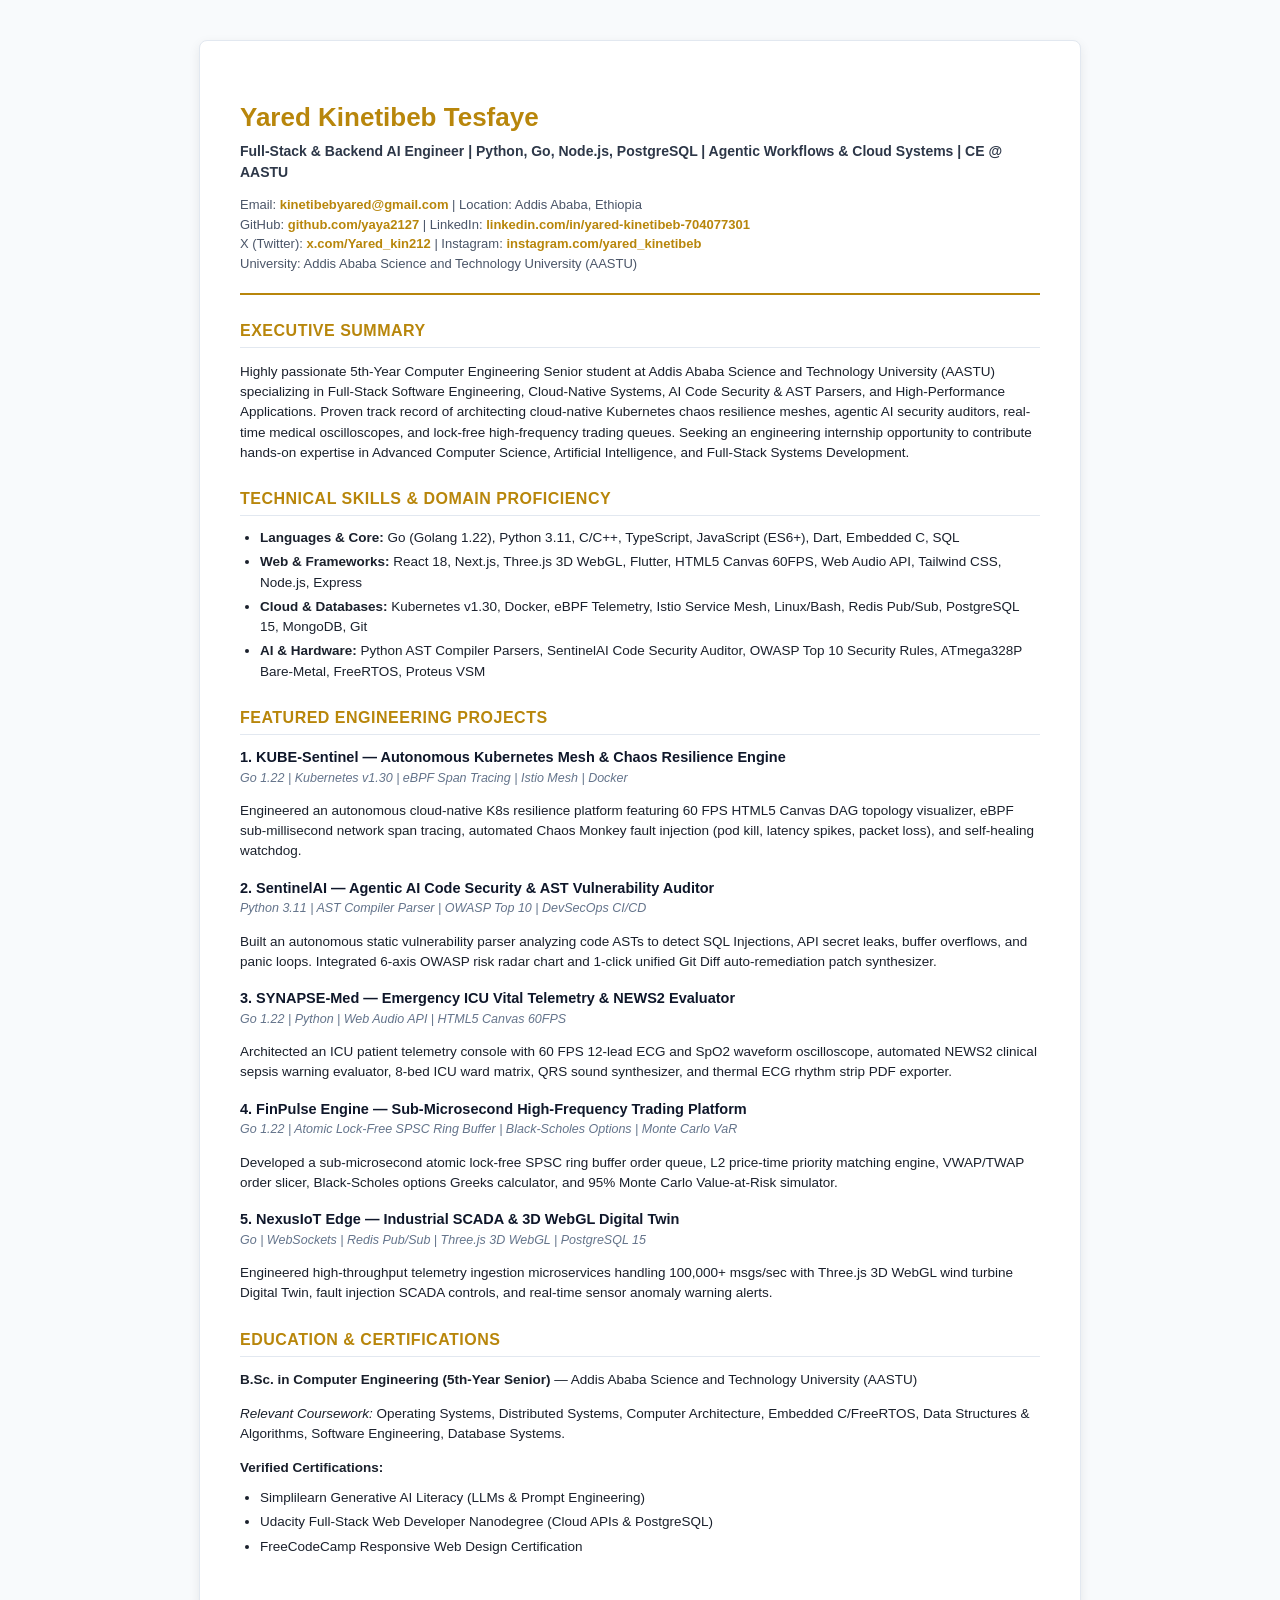
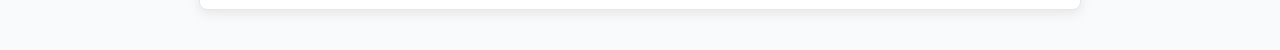
<file: assets/docs/Yared_Kinetibeb_CV.html>
<!DOCTYPE html>
<html lang="en">
<head>
  <meta charset="UTF-8">
  <title>Yared Kinetibeb Tesfaye — Curriculum Vitae</title>
  <style>
    body { font-family: 'Helvetica Neue', Helvetica, Arial, sans-serif; margin: 40px; color: #1a202c; line-height: 1.5; background: #f8fafc; }
    .cv-container { max-width: 800px; margin: 0 auto; background: #ffffff; padding: 40px; border-radius: 8px; box-shadow: 0 4px 12px rgba(0,0,0,0.08); border: 1px solid #e2e8f0; }
    h1 { color: #b8860b; margin-bottom: 4px; font-size: 26px; }
    .subtitle { font-size: 14px; font-weight: bold; color: #2d3748; margin-bottom: 12px; }
    .contact-info { font-size: 13px; color: #4a5568; margin-bottom: 20px; }
    .contact-info a { color: #b8860b; text-decoration: none; font-weight: bold; }
    hr { border: none; height: 2px; background: #b8860b; margin: 20px 0; }
    h2 { color: #b8860b; font-size: 16px; border-bottom: 1px solid #e2e8f0; padding-bottom: 4px; margin-top: 24px; margin-bottom: 12px; text-transform: uppercase; letter-spacing: 0.5px; }
    p { font-size: 13.5px; margin-bottom: 10px; }
    ul { margin: 6px 0 12px 20px; padding: 0; font-size: 13.5px; }
    li { margin-bottom: 4px; }
    .project-item { margin-bottom: 16px; }
    .project-title { font-weight: bold; font-size: 14.5px; color: #0f172a; }
    .project-tech { font-style: italic; color: #64748b; font-size: 12.5px; }
  </style>
</head>
<body>
  <div class="cv-container">
    <h1>Yared Kinetibeb Tesfaye</h1>
    <div class="subtitle">Full-Stack & Backend AI Engineer | Python, Go, Node.js, PostgreSQL | Agentic Workflows & Cloud Systems | CE @ AASTU</div>
    <div class="contact-info">
      Email: <a href="mailto:kinetibebyared@gmail.com">kinetibebyared@gmail.com</a> | Location: Addis Ababa, Ethiopia<br>
      GitHub: <a href="https://github.com/yaya2127" target="_blank">github.com/yaya2127</a> | LinkedIn: <a href="https://www.linkedin.com/in/yared-kinetibeb-704077301/" target="_blank">linkedin.com/in/yared-kinetibeb-704077301</a><br>
      X (Twitter): <a href="https://x.com/Yared_kin212" target="_blank">x.com/Yared_kin212</a> | Instagram: <a href="https://www.instagram.com/yared_kinetibeb" target="_blank">instagram.com/yared_kinetibeb</a><br>
      University: Addis Ababa Science and Technology University (AASTU)
    </div>
    
    <hr>
    
    <h2>Executive Summary</h2>
    <p>Highly passionate 5th-Year Computer Engineering Senior student at Addis Ababa Science and Technology University (AASTU) specializing in Full-Stack Software Engineering, Cloud-Native Systems, AI Code Security & AST Parsers, and High-Performance Applications. Proven track record of architecting cloud-native Kubernetes chaos resilience meshes, agentic AI security auditors, real-time medical oscilloscopes, and lock-free high-frequency trading queues. Seeking an engineering internship opportunity to contribute hands-on expertise in Advanced Computer Science, Artificial Intelligence, and Full-Stack Systems Development.</p>
    
    <h2>Technical Skills & Domain Proficiency</h2>
    <ul>
      <li><strong>Languages & Core:</strong> Go (Golang 1.22), Python 3.11, C/C++, TypeScript, JavaScript (ES6+), Dart, Embedded C, SQL</li>
      <li><strong>Web & Frameworks:</strong> React 18, Next.js, Three.js 3D WebGL, Flutter, HTML5 Canvas 60FPS, Web Audio API, Tailwind CSS, Node.js, Express</li>
      <li><strong>Cloud & Databases:</strong> Kubernetes v1.30, Docker, eBPF Telemetry, Istio Service Mesh, Linux/Bash, Redis Pub/Sub, PostgreSQL 15, MongoDB, Git</li>
      <li><strong>AI & Hardware:</strong> Python AST Compiler Parsers, SentinelAI Code Security Auditor, OWASP Top 10 Security Rules, ATmega328P Bare-Metal, FreeRTOS, Proteus VSM</li>
    </ul>

    <h2>Featured Engineering Projects</h2>
    <div class="project-item">
      <div class="project-title">1. KUBE-Sentinel — Autonomous Kubernetes Mesh & Chaos Resilience Engine</div>
      <div class="project-tech">Go 1.22 | Kubernetes v1.30 | eBPF Span Tracing | Istio Mesh | Docker</div>
      <p>Engineered an autonomous cloud-native K8s resilience platform featuring 60 FPS HTML5 Canvas DAG topology visualizer, eBPF sub-millisecond network span tracing, automated Chaos Monkey fault injection (pod kill, latency spikes, packet loss), and self-healing watchdog.</p>
    </div>

    <div class="project-item">
      <div class="project-title">2. SentinelAI — Agentic AI Code Security & AST Vulnerability Auditor</div>
      <div class="project-tech">Python 3.11 | AST Compiler Parser | OWASP Top 10 | DevSecOps CI/CD</div>
      <p>Built an autonomous static vulnerability parser analyzing code ASTs to detect SQL Injections, API secret leaks, buffer overflows, and panic loops. Integrated 6-axis OWASP risk radar chart and 1-click unified Git Diff auto-remediation patch synthesizer.</p>
    </div>

    <div class="project-item">
      <div class="project-title">3. SYNAPSE-Med — Emergency ICU Vital Telemetry & NEWS2 Evaluator</div>
      <div class="project-tech">Go 1.22 | Python | Web Audio API | HTML5 Canvas 60FPS</div>
      <p>Architected an ICU patient telemetry console with 60 FPS 12-lead ECG and SpO2 waveform oscilloscope, automated NEWS2 clinical sepsis warning evaluator, 8-bed ICU ward matrix, QRS sound synthesizer, and thermal ECG rhythm strip PDF exporter.</p>
    </div>

    <div class="project-item">
      <div class="project-title">4. FinPulse Engine — Sub-Microsecond High-Frequency Trading Platform</div>
      <div class="project-tech">Go 1.22 | Atomic Lock-Free SPSC Ring Buffer | Black-Scholes Options | Monte Carlo VaR</div>
      <p>Developed a sub-microsecond atomic lock-free SPSC ring buffer order queue, L2 price-time priority matching engine, VWAP/TWAP order slicer, Black-Scholes options Greeks calculator, and 95% Monte Carlo Value-at-Risk simulator.</p>
    </div>

    <div class="project-item">
      <div class="project-title">5. NexusIoT Edge — Industrial SCADA & 3D WebGL Digital Twin</div>
      <div class="project-tech">Go | WebSockets | Redis Pub/Sub | Three.js 3D WebGL | PostgreSQL 15</div>
      <p>Engineered high-throughput telemetry ingestion microservices handling 100,000+ msgs/sec with Three.js 3D WebGL wind turbine Digital Twin, fault injection SCADA controls, and real-time sensor anomaly warning alerts.</p>
    </div>

    <h2>Education & Certifications</h2>
    <p><strong>B.Sc. in Computer Engineering (5th-Year Senior)</strong> — Addis Ababa Science and Technology University (AASTU)</p>
    <p><em>Relevant Coursework:</em> Operating Systems, Distributed Systems, Computer Architecture, Embedded C/FreeRTOS, Data Structures & Algorithms, Software Engineering, Database Systems.</p>
    <p><strong>Verified Certifications:</strong></p>
    <ul>
      <li>Simplilearn Generative AI Literacy (LLMs & Prompt Engineering)</li>
      <li>Udacity Full-Stack Web Developer Nanodegree (Cloud APIs & PostgreSQL)</li>
      <li>FreeCodeCamp Responsive Web Design Certification</li>
    </ul>
  </div>
</body>
</html>
</file>
<file: css/main.css>
/* ==========================================================================
   Yared Kinetibeb Tesfaye Portfolio - Main Styles & Design System
   ========================================================================== */

:root {
  /* Color Palette - Luxury Dark & Gold */
  --bg-body: #09090b;
  --bg-navbar: rgba(13, 13, 16, 0.85);
  --bg-card: #121216;
  --bg-card-hover: #191920;
  --bg-card-border: #26231d;
  --bg-card-border-hover: #e5b769;

  --gold-primary: #e5b769;
  --gold-light: #f7d794;
  --gold-dark: #b8860b;
  --gold-shadow: rgba(229, 183, 105, 0.25);
  --gold-gradient: linear-gradient(135deg, #f7d794 0%, #e5b769 50%, #b8860b 100%);
  --gold-border-gradient: linear-gradient(135deg, rgba(229,183,105,0.6) 0%, rgba(184,134,11,0.2) 100%);

  --text-main: #f4f4f7;
  --text-muted: #9e9ea8;
  --text-dim: #6d6d7a;

  --accent-blue: #38bdf8;
  --accent-purple: #a855f7;

  /* Fonts & Shadows */
  --font-heading: 'Outfit', -apple-system, BlinkMacSystemFont, sans-serif;
  --font-body: 'Inter', -apple-system, BlinkMacSystemFont, sans-serif;

  --radius-sm: 8px;
  --radius-md: 12px;
  --radius-lg: 20px;
  --radius-pill: 50px;

  --shadow-sm: 0 4px 12px rgba(0, 0, 0, 0.3);
  --shadow-md: 0 8px 24px rgba(0, 0, 0, 0.5);
  --shadow-gold: 0 0 25px rgba(229, 183, 105, 0.15);

  --transition-fast: 0.2s ease;
  --transition-normal: 0.3s cubic-bezier(0.4, 0, 0.2, 1);
  --transition-slow: 0.5s cubic-bezier(0.4, 0, 0.2, 1);
}

/* Reset & Basic Box Model */
*, *::before, *::after {
  box-sizing: border-box;
  margin: 0;
  padding: 0;
}

html {
  scroll-behavior: smooth;
  font-size: 16px;
}

body {
  background-color: var(--bg-body);
  color: var(--text-main);
  font-family: var(--font-body);
  line-height: 1.6;
  overflow-x: hidden;
  position: relative;
  -webkit-font-smoothing: antialiased;
}

/* Typography Base */
h1, h2, h3, h4, h5, h6 {
  font-family: var(--font-heading);
  color: var(--text-main);
  font-weight: 700;
  line-height: 1.2;
}

a {
  color: inherit;
  text-decoration: none;
  transition: var(--transition-fast);
}

button {
  cursor: pointer;
  border: none;
  outline: none;
  background: none;
  font-family: inherit;
}

ul {
  list-style: none;
}

img {
  max-width: 100%;
  display: block;
}

/* Container */
.container {
  width: 100%;
  max-width: 1200px;
  margin: 0 auto;
  padding: 0 24px;
}

/* Section Shared Layout */
section {
  padding: 100px 0;
  position: relative;
}

.section-header {
  margin-bottom: 60px;
}

.section-header.text-center {
  text-align: center;
}

.section-tag {
  display: inline-flex;
  align-items: center;
  gap: 8px;
  padding: 6px 16px;
  background: rgba(229, 183, 105, 0.08);
  border: 1px solid rgba(229, 183, 105, 0.2);
  border-radius: var(--radius-pill);
  color: var(--gold-primary);
  font-size: 0.85rem;
  font-weight: 600;
  letter-spacing: 1.5px;
  text-transform: uppercase;
  margin-bottom: 16px;
}

.section-tag.center {
  margin-left: auto;
  margin-right: auto;
}

.section-title {
  font-size: 2.5rem;
  margin-bottom: 12px;
  letter-spacing: -0.5px;
}

.section-subtitle {
  color: var(--text-muted);
  font-size: 1.1rem;
  max-width: 600px;
  margin: 0 auto;
}

/* Gold Gradient Text */
.text-gold {
  background: var(--gold-gradient);
  -webkit-background-clip: text;
  -webkit-text-fill-color: transparent;
}

/* Particle Canvas */
#hero-particles {
  position: fixed;
  top: 0;
  left: 0;
  width: 100vw;
  height: 100vh;
  pointer-events: none;
  z-index: 0;
}

/* Buttons */
.btn {
  display: inline-flex;
  align-items: center;
  justify-content: center;
  gap: 10px;
  padding: 14px 28px;
  font-size: 0.95rem;
  font-weight: 600;
  border-radius: var(--radius-md);
  transition: var(--transition-normal);
  white-space: nowrap;
}

.btn-primary {
  background: var(--gold-gradient);
  color: #0d0d0f;
  box-shadow: 0 4px 20px rgba(229, 183, 105, 0.3);

.btn-primary:hover {
  transform: translateY(-2px);
  box-shadow: 0 8px 30px rgba(229, 183, 105, 0.45);
}

.btn-outline {
  border: 1px solid rgba(229, 183, 105, 0.5);
  color: var(--gold-primary);
  background: rgba(229, 183, 105, 0.03);
}

.btn-outline:hover {
  border-color: var(--gold-primary);
  background: rgba(229, 183, 105, 0.12);
  color: var(--gold-light);
  transform: translateY(-2px);
}

.btn-cv {
  border: 1px solid rgba(229, 183, 105, 0.5);
  color: var(--gold-primary);
  padding: 10px 20px;
  font-size: 0.9rem;
  border-radius: var(--radius-sm);
}

.btn-cv:hover {
  background: var(--gold-gradient);
  color: #0d0d0f;
  border-color: transparent;
  box-shadow: 0 4px 15px rgba(229, 183, 105, 0.3);
}

.icon-btn {
  width: 42px;
  height: 42px;
  border-radius: 50%;
  border: 1px solid rgba(255, 255, 255, 0.15);
  display: flex;
  align-items: center;
  justify-content: center;
  color: var(--text-main);
  transition: var(--transition-fast);
}

.icon-btn:hover {
  border-color: var(--gold-primary);
  color: var(--gold-primary);
  background: rgba(229, 183, 105, 0.1);
  transform: translateY(-2px);
}

/* Custom Scrollbar */
::-webkit-scrollbar {
  width: 8px;
}
::-webkit-scrollbar-track {
  background: #09090b;
}
::-webkit-scrollbar-thumb {
  background: #26231d;
  border-radius: 4px;
}
::-webkit-scrollbar-thumb:hover {
  background: var(--gold-primary);
}
</file>
<file: css/components.css>
/* ==========================================================================
   Yared Kinetibeb Tesfaye Portfolio - Component Styles (Transparent Subject)
   ========================================================================== */

/* Ambient Drifting Blur Orbs */
.ambient-orb {
  position: absolute;
  border-radius: 50%;
  filter: blur(90px);
  -webkit-filter: blur(90px);
  opacity: 0.38;
  pointer-events: none;
  z-index: 0;
  animation: orbDrift 18s ease-in-out infinite alternate;
}

.orb-gold-1 {
  width: 550px;
  height: 550px;
  background: radial-gradient(circle, rgba(245, 185, 66, 0.45) 0%, rgba(184, 134, 11, 0.25) 60%, transparent 100%);
  top: -80px;
  right: -50px;
}

.orb-amber-2 {
  width: 600px;
  height: 600px;
  background: radial-gradient(circle, rgba(223, 169, 81, 0.4) 0%, rgba(212, 175, 55, 0.2) 60%, transparent 100%);
  bottom: 20px;
  left: -120px;
  animation-delay: -9s;
}

.orb-gold-3 {
  width: 480px;
  height: 480px;
  background: radial-gradient(circle, rgba(247, 215, 148, 0.35) 0%, rgba(229, 183, 105, 0.2) 60%, transparent 100%);
  top: 25%;
  right: -80px;
  animation-delay: -5s;
}

@keyframes orbDrift {
  0% { transform: translate(0, 0) scale(1); }
  50% { transform: translate(35px, -45px) scale(1.08); }
  100% { transform: translate(-25px, 35px) scale(0.95); }
}

/* Scroll Reveal Animations */
.reveal-on-scroll {
  opacity: 0;
  transform: translateY(32px);
  transition: opacity 0.8s cubic-bezier(0.16, 1, 0.3, 1), transform 0.8s cubic-bezier(0.16, 1, 0.3, 1);
  will-change: opacity, transform;
}

.reveal-on-scroll.revealed {
  opacity: 1;
  transform: translateY(0);
}

/* Staggered Children Transitions */
.stagger-parent > * {
  opacity: 0;
  transform: translateY(24px);
  transition: opacity 0.6s cubic-bezier(0.16, 1, 0.3, 1), transform 0.6s cubic-bezier(0.16, 1, 0.3, 1);
  transition-delay: calc(var(--stagger-idx, 0) * 90ms);
}

.stagger-parent.revealed > * {
  opacity: 1;
  transform: translateY(0);
}

/* Live Pulsing Status Pill */
.status-pill {
  display: inline-flex;
  align-items: center;
  gap: 10px;
  padding: 6px 16px;
  background: rgba(16, 185, 129, 0.08);
  border: 1px solid rgba(16, 185, 129, 0.3);
  border-radius: 50px;
  color: #10b981;
  font-size: 0.82rem;
  font-weight: 600;
  letter-spacing: 0.5px;
  margin-bottom: 18px;
  box-shadow: 0 0 15px rgba(16, 185, 129, 0.15);
}

.status-pulse-dot {
  width: 8px;
  height: 8px;
  background-color: #10b981;
  border-radius: 50%;
  box-shadow: 0 0 0 rgba(16, 185, 129, 0.6);
  animation: pulseDot 2s infinite;
}

@keyframes pulseDot {
  0% {
    box-shadow: 0 0 0 0 rgba(16, 185, 129, 0.7);
  }
  70% {
    box-shadow: 0 0 0 10px rgba(16, 185, 129, 0);
  }
  100% {
    box-shadow: 0 0 0 0 rgba(16, 185, 129, 0);
  }
}

/* Staggered Hero Entrance Animations */
.hero-stagger-1 { animation: heroFadeUp 0.7s cubic-bezier(0.16, 1, 0.3, 1) 0.1s backwards; }
.hero-stagger-2 { animation: heroFadeUp 0.7s cubic-bezier(0.16, 1, 0.3, 1) 0.2s backwards; }
.hero-stagger-3 { animation: heroFadeUp 0.7s cubic-bezier(0.16, 1, 0.3, 1) 0.3s backwards; }
.hero-stagger-4 { animation: heroFadeUp 0.7s cubic-bezier(0.16, 1, 0.3, 1) 0.4s backwards; }
.hero-stagger-5 { animation: heroFadeUp 0.7s cubic-bezier(0.16, 1, 0.3, 1) 0.5s backwards; }

@keyframes heroFadeUp {
  from {
    opacity: 0;
    transform: translateY(28px);
  }
  to {
    opacity: 1;
    transform: translateY(0);
  }
}

/* Cursor-Following Spotlight Glow Cards */
.tilt-card {
  position: relative;
  overflow: hidden;
  transition: transform 0.15s ease-out, box-shadow 0.3s ease;
  will-change: transform;
}

.tilt-card::before {
  content: '';
  position: absolute;
  top: 0; left: 0; right: 0; bottom: 0;
  border-radius: inherit;
  background: radial-gradient(400px circle at var(--mouse-x, 50%) var(--mouse-y, 50%), rgba(245, 185, 66, 0.18), transparent 80%);
  opacity: 0;
  pointer-events: none;
  transition: opacity 0.3s ease;
  z-index: 1;
}

.tilt-card:hover::before {
  opacity: 1;
}

/* Skill Badge Micro-Interactions */
.skill-pill {
  transition: transform 0.25s cubic-bezier(0.16, 1, 0.3, 1), background 0.25s ease, border-color 0.25s ease, box-shadow 0.25s ease !important;
}

.skill-pill:hover {
  transform: translateY(-4px) scale(1.03) !important;
  background: rgba(245, 185, 66, 0.12) !important;
  border-color: rgba(245, 185, 66, 0.5) !important;
  box-shadow: 0 6px 18px rgba(245, 185, 66, 0.2) !important;
}

.skill-pill:hover i {
  transform: scale(1.2) rotate(6deg);
  color: #f5b942;
  transition: transform 0.25s ease, color 0.25s ease;
}

/* Magnetic Button Hover & Tactile Press Scale */
.btn-magnetic {
  transition: transform 0.2s cubic-bezier(0.16, 1, 0.3, 1), box-shadow 0.2s ease, background 0.2s ease !important;
}

.btn-magnetic:hover {
  transform: translateY(-3px) scale(1.02) !important;
  box-shadow: 0 10px 28px rgba(245, 185, 66, 0.35) !important;
}

.btn-magnetic:active {
  transform: translateY(1px) scale(0.96) !important;
  box-shadow: 0 2px 8px rgba(245, 185, 66, 0.2) !important;
}

/* Animated Projects Filter Tab Slider Pill */
.project-filters {
  position: relative;
  display: inline-flex;
  align-items: center;
  gap: 6px;
  padding: 6px;
  background: rgba(18, 18, 22, 0.85);
  border: 1px solid rgba(245, 185, 66, 0.2);
  border-radius: 50px;
  margin-top: 24px;
  max-width: 100%;
  overflow-x: auto;
  flex-wrap: nowrap;
  white-space: nowrap;
  -webkit-overflow-scrolling: touch;
  scrollbar-width: none;
  -ms-overflow-style: none;
}

.project-filters::-webkit-scrollbar {
  display: none;
}

.filter-tab-slider {
  position: absolute;
  top: 0;
  left: 0;
  width: 0;
  height: 0;
  background: linear-gradient(135deg, #f7d794 0%, #e5b769 50%, #b8860b 100%);
  border-radius: 50px;
  transition: transform 0.35s cubic-bezier(0.16, 1, 0.3, 1), width 0.35s cubic-bezier(0.16, 1, 0.3, 1), height 0.35s cubic-bezier(0.16, 1, 0.3, 1);
  box-shadow: 0 4px 15px rgba(229, 183, 105, 0.35);
  pointer-events: none;
  z-index: 1;
}

.filter-btn {
  position: relative;
  z-index: 2;
  padding: 8px 18px;
  border-radius: 50px;
  color: #cbd5e1;
  font-size: 0.88rem;
  font-weight: 600;
  white-space: nowrap;
  flex-shrink: 0;
  transition: color 0.3s ease;
  background: transparent !important;
  border: none !important;
  outline: none !important;
  cursor: pointer;
}

.filter-btn:hover {
  color: #ffffff;
}

.filter-btn.active {
  color: #09090b !important;
  font-weight: 700;
}

/* Certificate Premium Shimmer Sweep */
.cert-card {
  background: rgba(20, 20, 20, 0.65) !important;
  backdrop-filter: blur(16px) !important;
  -webkit-backdrop-filter: blur(16px) !important;
  border: 1px solid rgba(245, 185, 66, 0.15) !important;
  border-radius: 16px;
  padding: 28px;
  position: relative;
  overflow: hidden;
  transition: transform 0.3s cubic-bezier(0.16, 1, 0.3, 1), box-shadow 0.3s ease, border-color 0.3s ease !important;
}

.cert-card:hover {
  transform: translateY(-6px) !important;
  border-color: rgba(245, 185, 66, 0.45) !important;
  box-shadow: 0 10px 30px -10px rgba(245, 185, 66, 0.15) !important;
}

.cert-card::after {
  content: '';
  position: absolute;
  top: -50%;
  left: -50%;
  width: 200%;
  height: 200%;
  background: linear-gradient(
    115deg,
    transparent 0%,
    rgba(245, 185, 66, 0) 40%,
    rgba(245, 185, 66, 0.22) 50%,
    rgba(245, 185, 66, 0) 60%,
    transparent 100%
  );
  transform: translateX(-100%) rotate(25deg);
  opacity: 0;
  pointer-events: none;
}

.cert-card:hover::after {
  opacity: 1;
  animation: certShimmer 1.1s cubic-bezier(0.16, 1, 0.3, 1) forwards;
}

@keyframes certShimmer {
  0% { transform: translateX(-100%) rotate(25deg); }
  100% { transform: translateX(100%) rotate(25deg); }
}

/* Education Timeline */
.timeline-container {
  max-width: 880px;
  margin: 0 auto;
  position: relative;
}

.timeline-item {
  display: flex;
  gap: 24px;
}

.timeline-dot {
  width: 52px;
  height: 52px;
  border-radius: 50%;
  background: #c99b42;
  color: #0a0a0c;
  display: flex;
  align-items: center;
  justify-content: center;
  font-size: 1.2rem;
  flex-shrink: 0;
  box-shadow: 0 0 20px rgba(201, 155, 66, 0.4);
}

.timeline-card {
  background: rgba(20, 20, 20, 0.65) !important;
  backdrop-filter: blur(16px) !important;
  -webkit-backdrop-filter: blur(16px) !important;
  border: 1px solid rgba(245, 185, 66, 0.15) !important;
  border-radius: 16px;
  padding: 32px;
  flex-grow: 1;
  transition: transform 0.3s cubic-bezier(0.16, 1, 0.3, 1), box-shadow 0.3s ease, border-color 0.3s ease !important;
  position: relative;
  overflow: hidden;
}

.timeline-card:hover {
  transform: translateY(-6px) !important;
  border-color: rgba(245, 185, 66, 0.45) !important;
  box-shadow: 0 10px 30px -10px rgba(245, 185, 66, 0.15) !important;
}

/* Education Timeline Connector Progress Drawing Animation */
.timeline-container {
  position: relative;
}

.timeline-container::before {
  content: '';
  position: absolute;
  top: 0;
  bottom: 0;
  left: 20px;
  width: 2px;
  background: rgba(245, 185, 66, 0.2);
}

.timeline-progress-line {
  position: absolute;
  top: 0;
  bottom: 0;
  left: 20px;
  width: 2px;
  background: linear-gradient(180deg, #f5b942 0%, #e5b769 70%, transparent 100%);
  transform-origin: top;
  transform: scaleY(0);
  transition: transform 1.2s cubic-bezier(0.16, 1, 0.3, 1);
}

.timeline-container.revealed .timeline-progress-line {
  transform: scaleY(1);
}

/* Step 7 Accessibility: prefers-reduced-motion */
@media (prefers-reduced-motion: reduce) {
  *, ::before, ::after {
    animation-duration: 0.01ms !important;
    animation-iteration-count: 1 !important;
    transition-duration: 0.01ms !important;
    scroll-behavior: auto !important;
  }

  .ambient-orb, #hero-particles {
    display: none !important;
  }

  .reveal-on-scroll, .stagger-parent > * {
    opacity: 1 !important;
    transform: none !important;
  }

  .tilt-card {
    transform: none !important;
  }
}

/* Navbar Component */
.navbar {
  position: fixed;
  top: 0;
  left: 0;
  width: 100%;
  height: 85px;
  background: rgba(10, 10, 12, 0.9);
  backdrop-filter: blur(16px);
  -webkit-backdrop-filter: blur(16px);
  border-bottom: 1px solid rgba(212, 163, 75, 0.12);
  z-index: 1000;
  transition: var(--transition-normal);
}

.navbar.scrolled {
  height: 75px;
  background: rgba(8, 8, 10, 0.96);
  box-shadow: 0 10px 30px rgba(0, 0, 0, 0.8);
  border-bottom-color: rgba(212, 163, 75, 0.25);
}

.nav-container {
  max-width: 1320px;
  height: 100%;
  margin: 0 auto;
  padding: 0 32px;
  display: flex;
  align-items: center;
  justify-content: space-between;
}

/* Brand Logo */
.brand-logo {
  display: flex;
  align-items: center;
  gap: 12px;
}

.logo-box {
  width: 44px;
  height: 44px;
  background: transparent;
  color: #c99b42;
  font-family: var(--font-heading);
  font-weight: 800;
  font-size: 1.4rem;
  display: flex;
  align-items: center;
  justify-content: center;
  letter-spacing: -0.5px;
}

.logo-text {
  display: flex;
  flex-direction: column;
  line-height: 1.15;
}

.logo-text .name {
  font-size: 0.95rem;
  font-weight: 700;
  color: #ffffff;
  letter-spacing: 1px;
}

.logo-text .surname {
  font-size: 0.85rem;
  font-weight: 600;
  color: #c99b42;
  letter-spacing: 1.5px;
}

/* Nav Links */
.nav-menu {
  display: flex;
  align-items: center;
  gap: 36px;
}

.nav-link {
  font-size: 0.95rem;
  font-weight: 500;
  color: #cccccc;
  position: relative;
  padding: 6px 0;
}

.nav-link:hover {
  color: #ffffff;
}

.nav-link.active {
  color: #c99b42;
  font-weight: 600;
}

.nav-link.active::after {
  content: '';
  position: absolute;
  bottom: -4px;
  left: 0;
  width: 100%;
  height: 2px;
  background: #c99b42;
  border-radius: 2px;
  box-shadow: 0 0 8px #c99b42;
}

.nav-actions {
  display: flex;
  align-items: center;
  gap: 14px;
}

.mobile-toggle {
  display: none;
  font-size: 1.4rem;
  color: #ffffff;
  padding: 6px;
}

/* ==========================================================================
   Hero Section (Transparent Background Subject Cutout)
   ========================================================================== */
.hero {
  min-height: 100vh;
  padding-top: 85px;
  padding-bottom: 25px;
  display: flex;
  align-items: center;
  position: relative;
  z-index: 1;
  background: #08080a;
  overflow: hidden;
}

/* Golden Arc Background SVG */
.hero-arc-bg {
  position: absolute;
  top: 30px;
  left: -80px;
  pointer-events: none;
  z-index: 0;
}

/* Bottom Left Sparkle Lens Flare Glow */
.hero-flare-glow {
  position: absolute;
  bottom: -30px;
  left: -30px;
  width: 280px;
  height: 280px;
  background: radial-gradient(circle, rgba(223, 169, 81, 0.3) 0%, rgba(223, 169, 81, 0.08) 45%, transparent 70%);
  pointer-events: none;
  filter: blur(15px);
  z-index: 0;
}

.hero-container {
  max-width: 1320px;
  width: 100%;
  margin: 0 auto;
  padding: 0 32px;
  display: grid;
  grid-template-columns: 1.05fr 0.95fr;
  align-items: center;
  gap: 40px;
  position: relative;
  z-index: 2;
}

.greeting-badge {
  display: flex;
  align-items: center;
  gap: 14px;
  margin-bottom: 14px;
}

.greeting-text {
  color: #c99b42;
  font-size: 1.15rem;
  font-weight: 500;
}

.gold-dash {
  width: 44px;
  height: 2px;
  background: #c99b42;
  display: inline-block;
}

.hero-title {
  font-size: 3.4rem;
  font-weight: 800;
  line-height: 1.1;
  margin-bottom: 16px;
  letter-spacing: -1px;
}

.hero-title .first-name {
  color: #ffffff;
  display: block;
}

.hero-title .last-name {
  color: #c99b42;
  display: block;
}

.hero-subtitle {
  font-size: 1.15rem;
  font-weight: 500;
  color: #dddddd;
  margin-bottom: 18px;
}

.hero-subtitle .divider {
  color: #c99b42;
  margin: 0 10px;
  font-weight: 300;
}

.hero-description {
  color: #9e9e9e;
  font-size: 0.98rem;
  line-height: 1.6;
  max-width: 540px;
  margin-bottom: 26px;
}

.hero-cta {
  display: flex;
  align-items: center;
  gap: 18px;
  margin-bottom: 28px;
}

.social-follow {
  display: flex;
  align-items: center;
  gap: 16px;
}

.follow-label {
  color: #c99b42;
  font-size: 0.95rem;
  font-weight: 500;
}

.social-icons {
  display: flex;
  align-items: center;
  gap: 14px;
}

.social-circle {
  width: 40px;
  height: 40px;
  border-radius: 50%;
  border: 1px solid #c99b42;
  background: transparent;
  color: #c99b42;
  display: flex;
  align-items: center;
  justify-content: center;
  font-size: 0.95rem;
  transition: var(--transition-fast);
}

.social-circle:hover {
  background: #c99b42;
  color: #0a0a0c;
  transform: translateY(-2px);
  box-shadow: 0 4px 15px rgba(201, 155, 66, 0.4);
}

/* Transparent Background Hero Portrait Image Cutout */
.hero-image-wrapper {
  display: flex;
  justify-content: flex-end;
  align-items: flex-end;
  height: 100%;
  position: relative;
}

.portrait-card {
  position: relative;
  width: 100%;
  max-width: 500px;
  background: transparent;
  border: none;
  box-shadow: none;
  border-radius: 0;
  overflow: visible;
}

.portrait-img {
  width: 100%;
  height: auto;
  max-height: 560px;
  object-fit: cover;
  display: block;
  background: transparent;
  filter: drop-shadow(0 15px 35px rgba(0, 0, 0, 0.9));
}

/* Buttons */
.btn {
  display: inline-flex;
  align-items: center;
  justify-content: center;
  gap: 10px;
  padding: 14px 28px;
  font-size: 0.95rem;
  font-weight: 600;
  border-radius: 8px;
  transition: var(--transition-normal);
  white-space: nowrap;
}

.btn-primary {
  background: #c99b42;
  color: #0a0a0c;
  border: 1px solid #c99b42;
}

.btn-primary:hover {
  background: #dbac51;
  border-color: #dbac51;
  transform: translateY(-2px);
  box-shadow: 0 6px 20px rgba(201, 155, 66, 0.35);
}

.btn-outline {
  border: 1px solid #c99b42;
  color: #c99b42;
  background: transparent;
}

.btn-outline:hover {
  background: rgba(201, 155, 66, 0.12);
  color: #ffffff;
  transform: translateY(-2px);
}

.btn-cv {
  border: 1px solid #c99b42;
  color: #c99b42;
  padding: 9px 18px;
  font-size: 0.9rem;
  border-radius: 6px;
  background: transparent;
}

.btn-cv:hover {
  background: #c99b42;
  color: #0a0a0c;
}

.icon-btn {
  width: 40px;
  height: 40px;
  border-radius: 6px;
  border: 1px solid rgba(201, 155, 66, 0.5);
  display: flex;
  align-items: center;
  justify-content: center;
  color: #c99b42;
  transition: var(--transition-fast);
  background: transparent;
}

.icon-btn:hover {
  border-color: #c99b42;
  color: #0a0a0c;
  background: #c99b42;
}

/* About Me Section */
.about-section {
  background: transparent;
  border-top: 1px solid rgba(245, 185, 66, 0.15);
  border-bottom: 1px solid rgba(245, 185, 66, 0.15);
  position: relative;
  z-index: 1;
}

.about-grid {
  display: grid;
  grid-template-columns: 0.85fr 1.15fr;
  gap: 50px;
  align-items: center;
}

.about-bio .about-text {
  color: #a0a0a0;
  font-size: 1.05rem;
  line-height: 1.8;
  margin-bottom: 20px;
}

.btn-more {
  margin-top: 10px;
  padding: 10px 24px;
}

/* Stat Cards Grid — Translucent Glassmorphism & Spotlight */
.stats-grid {
  display: grid;
  grid-template-columns: repeat(4, 1fr);
  gap: 16px;
}

.stat-card {
  background: rgba(20, 20, 20, 0.65) !important;
  backdrop-filter: blur(16px) !important;
  -webkit-backdrop-filter: blur(16px) !important;
  border: 1px solid rgba(245, 185, 66, 0.15) !important;
  border-radius: 12px;
  padding: 28px 16px;
  text-align: center;
  transition: transform 0.3s cubic-bezier(0.16, 1, 0.3, 1), box-shadow 0.3s ease, border-color 0.3s ease !important;
  display: flex;
  flex-direction: column;
  align-items: center;
  justify-content: center;
  position: relative;
  overflow: hidden;
}

.stat-card:hover {
  background: rgba(26, 26, 26, 0.75) !important;
  border-color: rgba(245, 185, 66, 0.45) !important;
  transform: translateY(-6px) !important;
  box-shadow: 0 10px 30px -10px rgba(245, 185, 66, 0.15) !important;
}

.stat-icon {
  width: 44px;
  height: 44px;
  color: #c99b42;
  font-size: 1.5rem;
  display: flex;
  align-items: center;
  justify-content: center;
  margin-bottom: 14px;
  border: 1px solid rgba(201, 155, 66, 0.35);
  border-radius: 8px;
}

.stat-number {
  font-family: var(--font-heading);
  font-size: 2.3rem;
  font-weight: 800;
  color: #c99b42;
  line-height: 1;
  margin-bottom: 8px;
}

.stat-label {
  font-size: 0.82rem;
  color: #a0a0a0;
  line-height: 1.35;
  font-weight: 500;
}

/* Skills Grid */
.skills-wrapper {
  display: grid;
  grid-template-columns: repeat(2, 1fr);
  gap: 24px;
}

.skill-category-card {
  background: rgba(20, 20, 20, 0.65) !important;
  backdrop-filter: blur(16px) !important;
  -webkit-backdrop-filter: blur(16px) !important;
  border: 1px solid rgba(245, 185, 66, 0.15) !important;
  border-radius: 16px;
  padding: 32px;
  transition: transform 0.3s cubic-bezier(0.16, 1, 0.3, 1), box-shadow 0.3s ease, border-color 0.3s ease !important;
  position: relative;
  overflow: hidden;
}

.skill-category-card:hover {
  border-color: rgba(245, 185, 66, 0.45) !important;
  transform: translateY(-6px) !important;
  box-shadow: 0 10px 30px -10px rgba(245, 185, 66, 0.15) !important;
}

.category-header {
  display: flex;
  align-items: center;
  gap: 14px;
  margin-bottom: 24px;
  padding-bottom: 16px;
  border-bottom: 1px solid rgba(255, 255, 255, 0.06);
}

.category-icon {
  width: 44px;
  height: 44px;
  border-radius: 10px;
  background: rgba(201, 155, 66, 0.12);
  color: #c99b42;
  font-size: 1.2rem;
  display: flex;
  align-items: center;
  justify-content: center;
}

.category-header h3 {
  font-size: 1.3rem;
}

.skill-items {
  display: flex;
  flex-wrap: wrap;
  gap: 12px;
}

.skill-pill {
  display: inline-flex;
  align-items: center;
  gap: 10px;
  padding: 10px 18px;
  background: rgba(255, 255, 255, 0.03);
  border: 1px solid rgba(201, 155, 66, 0.2);
  border-radius: 50px;
  font-size: 0.9rem;
  color: #e0e0e0;
  transition: var(--transition-fast);
}

.skill-pill i {
  color: #c99b42;
  font-size: 1rem;
}

.skill-pill:hover {
  background: rgba(201, 155, 66, 0.15);
  border-color: #c99b42;
  color: #ffffff;
  transform: translateY(-2px);
}

/* Projects Grid */

.projects-grid {
  display: grid;
  grid-template-columns: repeat(3, 1fr);
  gap: 28px;
}

.project-card {
  background: rgba(20, 20, 20, 0.65) !important;
  backdrop-filter: blur(16px) !important;
  -webkit-backdrop-filter: blur(16px) !important;
  border: 1px solid rgba(245, 185, 66, 0.15) !important;
  border-radius: 16px;
  overflow: hidden;
  transition: transform 0.3s cubic-bezier(0.16, 1, 0.3, 1), box-shadow 0.3s ease, border-color 0.3s ease !important;
  display: flex;
  flex-direction: column;
  position: relative;
}

.project-card:hover {
  transform: translateY(-6px) !important;
  border-color: rgba(245, 185, 66, 0.45) !important;
  box-shadow: 0 10px 30px -10px rgba(245, 185, 66, 0.15) !important;
}

.project-img-wrapper {
  position: relative;
  width: 100%;
  height: 200px;
  overflow: hidden;
}

.project-img {
  width: 100%;
  height: 100%;
  object-fit: cover;
  transition: transform 0.5s ease;
}

.project-card:hover .project-img {
  transform: scale(1.08);
}

.project-overlay {
  position: absolute;
  inset: 0;
  background: rgba(10, 10, 12, 0.8);
  backdrop-filter: blur(4px);
  display: flex;
  align-items: center;
  justify-content: center;
  gap: 16px;
  opacity: 0;
  transition: opacity 0.3s ease;
}

.project-card:hover .project-overlay {
  opacity: 1;
}

.btn-icon-overlay {
  width: 44px;
  height: 44px;
  border-radius: 50%;
  background: #c99b42;
  color: #0a0a0c;
  display: flex;
  align-items: center;
  justify-content: center;
  font-size: 1.1rem;
  transition: var(--transition-fast);
}

.btn-icon-overlay:hover {
  transform: scale(1.15);
  box-shadow: 0 0 15px #c99b42;
}

.project-info {
  padding: 24px;
  display: flex;
  flex-direction: column;
  flex-grow: 1;
}

.project-badge {
  font-size: 0.75rem;
  font-weight: 700;
  text-transform: uppercase;
  color: #c99b42;
  letter-spacing: 1px;
  margin-bottom: 8px;
}

.project-title {
  font-size: 1.2rem;
  margin-bottom: 10px;
  line-height: 1.3;
}

.project-desc {
  color: #9a9a9a;
  font-size: 0.9rem;
  line-height: 1.6;
  margin-bottom: 20px;
  flex-grow: 1;
}

.project-tags {
  display: flex;
  flex-wrap: wrap;
  gap: 8px;
}

.project-tags span {
  font-size: 0.75rem;
  padding: 4px 10px;
  background: rgba(255, 255, 255, 0.04);
  border: 1px solid rgba(201, 155, 66, 0.2);
  border-radius: 4px;
  color: #bbbbbb;
}

/* Certificates Grid */
.certificates-grid {
  display: grid;
  grid-template-columns: repeat(3, 1fr);
  gap: 28px;
}

.cert-card {
  background: #0f0f13;
  border: 1px solid rgba(201, 155, 66, 0.25);
  border-radius: 16px;
  padding: 28px;
  transition: var(--transition-normal);
  display: flex;
  flex-direction: column;
}

.cert-card:hover {
  border-color: #c99b42;
  transform: translateY(-4px);
  box-shadow: 0 10px 30px rgba(0, 0, 0, 0.6), 0 0 20px rgba(201, 155, 66, 0.12);
}

.cert-header {
  display: flex;
  align-items: center;
  justify-content: space-between;
  margin-bottom: 16px;
}

.cert-icon {
  width: 44px;
  height: 44px;
  border-radius: 10px;
  background: rgba(201, 155, 66, 0.12);
  color: #c99b42;
  display: flex;
  align-items: center;
  justify-content: center;
  font-size: 1.25rem;
}

.cert-issuer {
  font-size: 0.8rem;
  font-weight: 600;
  color: #c99b42;
  background: rgba(201, 155, 66, 0.1);
  padding: 4px 12px;
  border-radius: 50px;
  border: 1px solid rgba(201, 155, 66, 0.2);
}

.cert-title {
  font-size: 1.15rem;
  margin-bottom: 8px;
  line-height: 1.3;
}

.cert-date {
  font-size: 0.85rem;
  color: #888888;
  margin-bottom: 14px;
}

.cert-desc {
  font-size: 0.9rem;
  color: #9a9a9a;
  line-height: 1.6;
  margin-bottom: 20px;
  flex-grow: 1;
}

.cert-footer {
  display: flex;
  align-items: center;
  justify-content: space-between;
  padding-top: 14px;
  border-top: 1px solid rgba(255, 255, 255, 0.05);
}

.cert-id {
  font-size: 0.75rem;
  color: #777777;
}

.cert-verified {
  font-size: 0.8rem;
  color: #4ade80;
  font-weight: 500;
}

/* Education Timeline */
.timeline-container {
  max-width: 880px;
  margin: 0 auto;
  position: relative;
}

.timeline-item {
  display: flex;
  gap: 24px;
}

.timeline-dot {
  width: 52px;
  height: 52px;
  border-radius: 50%;
  background: #c99b42;
  color: #0a0a0c;
  display: flex;
  align-items: center;
  justify-content: center;
  font-size: 1.2rem;
  flex-shrink: 0;
  box-shadow: 0 0 20px rgba(201, 155, 66, 0.4);
}

.timeline-card {
  background: #0f0f13;
  border: 1px solid rgba(201, 155, 66, 0.25);
  border-radius: 16px;
  padding: 32px;
  flex-grow: 1;
  transition: var(--transition-normal);
}

.timeline-card:hover {
  border-color: #c99b42;
  box-shadow: 0 10px 30px rgba(0, 0, 0, 0.6), 0 0 20px rgba(201, 155, 66, 0.1);
}

.timeline-header {
  display: flex;
  justify-content: space-between;
  align-items: flex-start;
  margin-bottom: 16px;
  flex-wrap: wrap;
  gap: 12px;
}

.institution {
  font-size: 1.3rem;
  margin-bottom: 4px;
}

.degree {
  font-size: 1.05rem;
  color: #c99b42;
  font-weight: 500;
}

.timeline-period {
  font-size: 0.85rem;
  padding: 6px 14px;
  background: rgba(201, 155, 66, 0.1);
  border: 1px solid rgba(201, 155, 66, 0.3);
  border-radius: 50px;
  color: #c99b42;
  font-weight: 600;
}

.timeline-desc {
  color: #9a9a9a;
  font-size: 0.95rem;
  line-height: 1.7;
  margin-bottom: 24px;
}

.timeline-highlights h5 {
  font-size: 0.9rem;
  color: #ffffff;
  margin-bottom: 12px;
  text-transform: uppercase;
  letter-spacing: 1px;
}

.course-tags {
  display: flex;
  flex-wrap: wrap;
  gap: 10px;
}

.course-tags span {
  padding: 6px 14px;
  background: rgba(255, 255, 255, 0.03);
  border: 1px solid rgba(201, 155, 66, 0.2);
  border-radius: 6px;
  font-size: 0.85rem;
  color: #aaaaaa;
}

/* Contact Grid */
.contact-grid {
  display: grid;
  grid-template-columns: 0.9fr 1.1fr;
  gap: 40px;
}

.contact-info {
  display: flex;
  flex-direction: column;
  gap: 20px;
}

.info-card {
  background: #0f0f13;
  border: 1px solid rgba(201, 155, 66, 0.25);
  border-radius: 12px;
  padding: 24px;
  display: flex;
  align-items: center;
  gap: 20px;
  transition: var(--transition-fast);
}

.info-card:hover {
  border-color: #c99b42;
  transform: translateY(-2px);
}

.info-icon {
  width: 48px;
  height: 48px;
  border-radius: 10px;
  background: rgba(201, 155, 66, 0.12);
  color: #c99b42;
  font-size: 1.3rem;
  display: flex;
  align-items: center;
  justify-content: center;
  flex-shrink: 0;
}

.info-details h4 {
  font-size: 0.85rem;
  color: #888888;
  margin-bottom: 4px;
  text-transform: uppercase;
  letter-spacing: 1px;
}

.info-details p {
  font-size: 1rem;
  color: #ffffff;
  font-weight: 500;
}

.contact-socials {
  background: #0f0f13;
  border: 1px solid rgba(201, 155, 66, 0.25);
  border-radius: 12px;
  padding: 24px;
}

.contact-socials h4 {
  font-size: 0.95rem;
  margin-bottom: 16px;
  color: #ffffff;
}

.contact-form-card {
  background: #0f0f13;
  border: 1px solid rgba(201, 155, 66, 0.25);
  border-radius: 16px;
  padding: 36px;
}

.contact-form {
  display: flex;
  flex-direction: column;
  gap: 20px;
}

.form-group {
  display: flex;
  flex-direction: column;
  gap: 8px;
}

.form-group label {
  font-size: 0.85rem;
  font-weight: 600;
  color: #aaaaaa;
}

.form-group input,
.form-group textarea {
  background: rgba(10, 10, 12, 0.7);
  border: 1px solid rgba(201, 155, 66, 0.25);
  border-radius: 6px;
  padding: 14px 18px;
  color: #ffffff;
  font-family: inherit;
  font-size: 0.95rem;
  outline: none;
  transition: var(--transition-fast);
}

.form-group input:focus,
.form-group textarea:focus {
  border-color: #c99b42;
  box-shadow: 0 0 12px rgba(201, 155, 66, 0.25);
}

.btn-block {
  width: 100%;
}

.form-status {
  margin-top: 16px;
  padding: 12px;
  border-radius: 6px;
  font-size: 0.9rem;
  text-align: center;
  display: none;
}

.form-status.success {
  display: block;
  background: rgba(34, 197, 94, 0.15);
  border: 1px solid rgba(34, 197, 94, 0.3);
  color: #4ade80;
}

.form-status.error {
  display: block;
  background: rgba(239, 68, 68, 0.15);
  border: 1px solid rgba(239, 68, 68, 0.3);
  color: #f87171;
}

.form-status.loading {
  display: block;
  background: rgba(201, 155, 66, 0.15);
  border: 1px solid rgba(201, 155, 66, 0.3);
  color: #fbbf24;
}

/* Footer */
.footer {
  background: #060608;
  border-top: 1px solid rgba(201, 155, 66, 0.15);
  padding: 60px 0 30px;
}

.footer-container {
  display: flex;
  flex-direction: column;
  align-items: center;
  gap: 32px;
  text-align: center;
}

.footer-tagline {
  color: #888888;
  font-size: 0.9rem;
  margin-top: 8px;
}

.footer-links {
  display: flex;
  flex-wrap: wrap;
  justify-content: center;
  gap: 24px;
}

.footer-links a {
  color: #aaaaaa;
  font-size: 0.9rem;
}

.footer-links a:hover {
  color: #c99b42;
}

.footer-bottom {
  width: 100%;
  padding-top: 24px;
  border-top: 1px solid rgba(255, 255, 255, 0.05);
  display: flex;
  align-items: center;
  justify-content: space-between;
  color: #777777;
  font-size: 0.85rem;
}

.back-to-top {
  width: 40px;
  height: 40px;
  border-radius: 50%;
  background: #0f0f13;
  border: 1px solid rgba(201, 155, 66, 0.3);
  color: #c99b42;
  display: flex;
  align-items: center;
  justify-content: center;
  transition: var(--transition-fast);
}

.back-to-top:hover {
  background: #c99b42;
  color: #0a0a0c;
  transform: translateY(-4px);
}

/* Modal Overlay */
.modal-overlay {
  position: fixed;
  inset: 0;
  background: rgba(5, 5, 7, 0.88);
  backdrop-filter: blur(8px);
  z-index: 2000;
  display: flex;
  align-items: center;
  justify-content: center;
  padding: 24px;
  opacity: 0;
  pointer-events: none;
  transition: opacity 0.3s ease;
}

.modal-overlay.active {
  opacity: 1;
  pointer-events: auto;
}

.modal-box {
  background: #0f0f13;
  border: 1px solid #c99b42;
  border-radius: 16px;
  max-width: 650px;
  width: 100%;
  max-height: 90vh;
  overflow-y: auto;
  padding: 36px;
  position: relative;
  box-shadow: 0 25px 60px rgba(0, 0, 0, 0.9), 0 0 30px rgba(201, 155, 66, 0.25);
}

.modal-close {
  position: absolute;
  top: 20px;
  right: 20px;
  width: 36px;
  height: 36px;
  border-radius: 50%;
  background: rgba(255, 255, 255, 0.05);
  color: #aaaaaa;
  display: flex;
  align-items: center;
  justify-content: center;
  font-size: 1.1rem;
  transition: var(--transition-fast);
}

.modal-close:hover {
  background: #c99b42;
  color: #0a0a0c;
}

/* Mobile CV Item inside Nav Drawer */
.mobile-cv-item {
  display: none !important;
}

/* Responsive */
@media (max-width: 1024px) {
  .hero-container {
    grid-template-columns: 1fr;
    text-align: center;
    gap: 40px;
  }

  .hero-image-wrapper {
    justify-content: center;
  }

  .portrait-img {
    max-width: 420px;
    margin: 0 auto;
  }

  .greeting-badge {
    justify-content: center;
  }

  .hero-description {
    margin-left: auto;
    margin-right: auto;
  }

  .hero-cta {
    justify-content: center;
  }

  .social-follow {
    justify-content: center;
  }

  .hero-title {
    font-size: 3.4rem;
  }

  .about-grid {
    grid-template-columns: 1fr;
  }

  .stats-grid {
    grid-template-columns: repeat(2, 1fr);
  }

  .skills-wrapper {
    grid-template-columns: 1fr;
  }

  .projects-grid, .certificates-grid {
    grid-template-columns: repeat(2, 1fr);
  }

  .contact-grid {
    grid-template-columns: 1fr;
  }
}

@media (max-width: 768px) {
  .nav-menu {
    position: fixed;
    top: 85px;
    left: -100%;
    width: 100%;
    height: calc(100vh - 85px);
    background: #0a0a0c;
    flex-direction: column;
    justify-content: center;
    gap: 24px;
    transition: left 0.3s ease;
  }

  .nav-menu.active {
    left: 0;
  }

  .mobile-toggle {
    display: flex !important;
    align-items: center;
    justify-content: center;
    font-size: 1.5rem;
    color: #c99b42;
    background: transparent;
    border: none;
    cursor: pointer;
    padding: 6px;
  }

  .mobile-cv-item {
    display: inline-flex !important;
  }

  .btn-cv {
    display: none !important;
  }

  .hero-title {
    font-size: 2.6rem;
  }

  .stats-grid {
    grid-template-columns: repeat(2, 1fr);
  }

  .projects-grid, .certificates-grid {
    grid-template-columns: 1fr;
  }
}

/* ==========================================================================
   CLI Terminal & Floating AI Assistant Bot Component Styles
   ========================================================================== */

/* Navbar Terminal Toggle Button */
.btn-terminal-toggle {
  background: rgba(41, 98, 255, 0.15);
  border: 1px solid rgba(41, 98, 255, 0.4);
  color: #60a5fa;
  font-family: 'JetBrains Mono', monospace;
  font-size: 0.78rem;
  font-weight: 600;
  padding: 6px 14px;
  border-radius: 20px;
  cursor: pointer;
  display: inline-flex;
  align-items: center;
  gap: 6px;
  transition: all 0.2s ease;
}
.btn-terminal-toggle:hover {
  background: rgba(41, 98, 255, 0.3);
  border-color: #60a5fa;
  color: #fff;
  box-shadow: 0 0 12px rgba(41, 98, 255, 0.4);
}

/* Floating AI Portfolio Assistant Bot Widget */
.ai-bot-widget {
  position: fixed;
  bottom: 24px;
  right: 24px;
  z-index: 999999;
}

.ai-bot-trigger {
  width: 56px;
  height: 56px;
  border-radius: 50%;
  background: linear-gradient(135deg, #dfa951, #b8860b);
  border: 2px solid rgba(255, 255, 255, 0.2);
  color: #0f172a;
  font-size: 1.5rem;
  display: flex;
  align-items: center;
  justify-content: center;
  cursor: pointer;
  box-shadow: 0 8px 24px rgba(223, 169, 81, 0.4);
  transition: all 0.25s cubic-bezier(0.4, 0, 0.2, 1);
  position: relative;
}
.ai-bot-trigger:hover {
  transform: scale(1.08) rotate(6deg);
  box-shadow: 0 12px 32px rgba(223, 169, 81, 0.6);
}

.bot-badge {
  position: absolute;
  top: -4px;
  right: -4px;
  background: #10b981;
  color: #fff;
  font-size: 0.62rem;
  font-weight: 800;
  padding: 2px 6px;
  border-radius: 10px;
  border: 2px solid #0f172a;
}

.ai-bot-chatbox {
  position: absolute;
  bottom: 72px;
  right: 0;
  width: 360px;
  height: 460px;
  background: rgba(15, 23, 42, 0.95);
  backdrop-filter: blur(16px);
  border: 1px solid rgba(223, 169, 81, 0.3);
  border-radius: 16px;
  box-shadow: 0 20px 50px rgba(0, 0, 0, 0.6);
  display: none;
  flex-direction: column;
  overflow: hidden;
  opacity: 0;
  pointer-events: none;
  transform: translateY(20px) scale(0.95);
  transition: all 0.25s ease;
}

.ai-bot-chatbox.open {
  display: flex !important;
  opacity: 1 !important;
  pointer-events: all !important;
  transform: translateY(0) scale(1) !important;
}

.chatbox-header {
  background: rgba(30, 41, 59, 0.8);
  padding: 12px 16px;
  border-bottom: 1px solid rgba(223, 169, 81, 0.2);
  display: flex;
  align-items: center;
  justify-content: space-between;
}

.chatbox-close {
  background: none;
  border: none;
  color: #94a3b8;
  font-size: 1.1rem;
  cursor: pointer;
  transition: color 0.15s ease;
}
.chatbox-close:hover { color: #f43f5e; }

.chatbox-messages {
  flex: 1;
  padding: 14px;
  overflow-y: auto;
  display: flex;
  flex-direction: column;
  gap: 10px;
  font-size: 0.85rem;
}

.bot-msg {
  background: rgba(30, 41, 59, 0.9);
  color: #e2e8f0;
  border-left: 3px solid #dfa951;
  padding: 10px 12px;
  border-radius: 8px;
  max-width: 90%;
  line-height: 1.45;
}

.user-msg {
  background: #2563eb;
  color: #fff;
  align-self: flex-end;
  padding: 8px 12px;
  border-radius: 12px 12px 2px 12px;
  max-width: 85%;
  font-weight: 500;
}

.chatbox-suggestions {
  padding: 6px 12px;
  display: flex;
  gap: 6px;
  overflow-x: auto;
  white-space: nowrap;
  background: rgba(15, 23, 42, 0.6);
  border-top: 1px solid rgba(255, 255, 255, 0.05);
}

.suggestion-pill {
  background: rgba(223, 169, 81, 0.15);
  border: 1px solid rgba(223, 169, 81, 0.3);
  color: #dfa951;
  font-size: 0.72rem;
  font-weight: 600;
  padding: 4px 10px;
  border-radius: 12px;
  cursor: pointer;
  transition: all 0.15s ease;
}
.suggestion-pill:hover {
  background: #dfa951;
  color: #0f172a;
}

.chatbox-input-wrapper {
  padding: 10px;
  background: #0f172a;
  border-top: 1px solid rgba(223, 169, 81, 0.2);
  display: flex;
  gap: 8px;
}

#chatbox-input {
  flex: 1;
  background: #1e293b;
  border: 1px solid #334155;
  color: #fff;
  padding: 8px 12px;
  border-radius: 8px;
  font-size: 0.82rem;
  outline: none;
}
#chatbox-input:focus { border-color: #dfa951; }

#chatbox-send-btn {
  background: #dfa951;
  color: #0f172a;
  border: none;
  width: 36px;
  height: 36px;
  border-radius: 8px;
  cursor: pointer;
  font-weight: 700;
  transition: background 0.15s ease;
}
#chatbox-send-btn:hover { background: #f59e0b; }

/* Interactive CLI Terminal Drawer Overlay */
.terminal-drawer {
  position: fixed;
  top: 0;
  left: 0;
  width: 100vw;
  height: 100vh;
  background: rgba(10, 15, 26, 0.96);
  backdrop-filter: blur(12px);
  z-index: 1000000;
  display: none;
  flex-direction: column;
  opacity: 0;
  pointer-events: none;
  transition: opacity 0.2s ease;
  font-family: 'JetBrains Mono', monospace;
}

.terminal-drawer.open {
  display: flex !important;
  opacity: 1 !important;
  pointer-events: all !important;
}

.terminal-header {
  height: 42px;
  background: #161b26;
  border-bottom: 1px solid #2a3245;
  display: flex;
  align-items: center;
  justify-content: space-between;
  padding: 0 16px;
}

.terminal-dots { display: flex; gap: 8px; }
.dot { width: 12px; height: 12px; border-radius: 50%; display: inline-block; }
.dot.red { background: #ef4444; }
.dot.yellow { background: #f59e0b; }
.dot.green { background: #10b981; }

.terminal-title { color: #94a3b8; font-size: 0.82rem; font-weight: 600; }
.terminal-close-btn { background: none; border: none; color: #94a3b8; font-size: 1.1rem; cursor: pointer; }
.terminal-close-btn:hover { color: #ef4444; }

.terminal-body {
  flex: 1;
  padding: 20px;
  overflow-y: auto;
  color: #10b981;
  font-size: 0.9rem;
  line-height: 1.6;
}

.welcome-line { color: #dfa951; font-weight: 700; }
.info-line { color: #94a3b8; margin-bottom: 16px; }
.cmd-highlight { color: #60a5fa; font-weight: 700; }

.terminal-prompt-line {
  display: flex;
  align-items: center;
  gap: 10px;
  margin-top: 10px;
}

.prompt-user { color: #dfa951; font-weight: 700; }

#terminal-input {
  flex: 1;
  background: transparent;
  border: none;
  color: #fff;
  font-family: 'JetBrains Mono', monospace;
  font-size: 0.92rem;
  outline: none;
}

/* ==========================================================================
   Real-Time Systems & Telemetry Console Styles
   ========================================================================== */
.telemetry-console-card {
  margin-top: 36px;
  background: rgba(18, 18, 24, 0.7) !important;
  backdrop-filter: blur(16px) !important;
  -webkit-backdrop-filter: blur(16px) !important;
  border: 1px solid rgba(245, 185, 66, 0.25) !important;
  border-radius: 20px;
  padding: 28px;
  position: relative;
  box-shadow: 0 15px 35px rgba(0, 0, 0, 0.5), 0 0 25px rgba(245, 185, 66, 0.08);
}

.telemetry-header {
  display: flex;
  justify-content: space-between;
  align-items: center;
  flex-wrap: wrap;
  gap: 16px;
  margin-bottom: 20px;
  padding-bottom: 16px;
  border-bottom: 1px solid rgba(245, 185, 66, 0.15);
}

.telemetry-status {
  display: flex;
  align-items: center;
  gap: 10px;
}

.live-dot-pulse {
  width: 10px;
  height: 10px;
  border-radius: 50%;
  background: #10b981;
  box-shadow: 0 0 10px #10b981, 0 0 20px #10b981;
  animation: liveDotPulse 1.8s infinite ease-in-out;
}

@keyframes liveDotPulse {
  0%, 100% { transform: scale(1); opacity: 1; }
  50% { transform: scale(1.35); opacity: 0.6; }
}

.status-title {
  color: #f5b942;
  font-family: 'Outfit', sans-serif;
  font-weight: 700;
  font-size: 0.95rem;
  letter-spacing: 0.08em;
}

.telemetry-readouts {
  display: flex;
  align-items: center;
  gap: 16px;
  flex-wrap: wrap;
}

.uptime-counter {
  font-family: 'Courier New', Courier, monospace;
  font-size: 0.82rem;
  color: #10b981;
  background: rgba(16, 185, 129, 0.08);
  border: 1px solid rgba(16, 185, 129, 0.25);
  padding: 5px 12px;
  border-radius: 6px;
  letter-spacing: 0.05em;
}

.mode-toggle-group {
  display: flex;
  gap: 6px;
  background: rgba(10, 10, 14, 0.6);
  padding: 4px;
  border-radius: 8px;
  border: 1px solid rgba(245, 185, 66, 0.15);
}

.mode-btn {
  background: transparent;
  border: none;
  color: #94a3b8;
  padding: 6px 14px;
  border-radius: 6px;
  font-size: 0.8rem;
  font-weight: 600;
  cursor: pointer;
  transition: all 0.25s ease;
  display: flex;
  align-items: center;
  gap: 6px;
}

.mode-btn.active {
  background: rgba(245, 185, 66, 0.2);
  color: #f5b942;
  border: 1px solid rgba(245, 185, 66, 0.4);
  box-shadow: 0 0 12px rgba(245, 185, 66, 0.15);
}

.mode-btn:hover:not(.active) {
  color: #cbd5e1;
  background: rgba(255, 255, 255, 0.05);
}

/* Canvas Oscilloscope Stream */
.telemetry-canvas-wrapper {
  position: relative;
  width: 100%;
  height: 180px;
  background: rgba(10, 10, 14, 0.85);
  border: 1px solid rgba(245, 185, 66, 0.15);
  border-radius: 12px;
  overflow: hidden;
  margin-bottom: 24px;
  cursor: crosshair;
}

.telemetry-canvas-wrapper canvas {
  width: 100%;
  height: 100%;
  display: block;
}

.canvas-overlay-stats {
  position: absolute;
  bottom: 8px;
  left: 14px;
  right: 14px;
  display: flex;
  justify-content: space-between;
  align-items: center;
  font-size: 0.76rem;
  color: #94a3b8;
  font-family: 'Courier New', Courier, monospace;
  pointer-events: none;
  background: rgba(10, 10, 14, 0.65);
  padding: 4px 12px;
  border-radius: 6px;
  flex-wrap: wrap;
  gap: 8px;
}

/* Bento Grid Domain Nodes */
.telemetry-bento-grid {
  display: grid;
  grid-template-columns: repeat(2, 1fr);
  gap: 20px;
}

@media (max-width: 768px) {
  .telemetry-bento-grid {
    grid-template-columns: 1fr;
  }
}

.telemetry-node-card {
  background: rgba(24, 24, 32, 0.6);
  border: 1px solid rgba(245, 185, 66, 0.15);
  border-radius: 14px;
  padding: 22px;
  position: relative;
  overflow: hidden;
  transition: transform 0.3s cubic-bezier(0.16, 1, 0.3, 1), border-color 0.3s ease, box-shadow 0.3s ease, background 0.3s ease;
}

.telemetry-node-card:hover {
  transform: translateY(-5px);
  border-color: rgba(245, 185, 66, 0.45);
  box-shadow: 0 10px 25px -5px rgba(245, 185, 66, 0.15);
  background: rgba(30, 30, 42, 0.75);
}

.node-header {
  display: flex;
  justify-content: space-between;
  align-items: center;
  margin-bottom: 12px;
}

.node-badge {
  font-size: 0.75rem;
  font-weight: 700;
  color: #f5b942;
  background: rgba(245, 185, 66, 0.12);
  border: 1px solid rgba(245, 185, 66, 0.3);
  padding: 3px 8px;
  border-radius: 6px;
  display: flex;
  align-items: center;
  gap: 6px;
}

.node-category {
  font-size: 0.72rem;
  font-weight: 600;
  color: #06b6d4;
  letter-spacing: 0.05em;
}

.node-title {
  color: #f1f5f9;
  font-family: 'Outfit', sans-serif;
  font-size: 1.05rem;
  font-weight: 700;
  margin-bottom: 12px;
}

.node-metrics {
  list-style: none;
  padding: 0;
  margin: 0 0 16px 0;
}

.node-metrics li {
  font-size: 0.84rem;
  color: #cbd5e1;
  margin-bottom: 6px;
  display: flex;
  align-items: center;
  gap: 8px;
}

.node-metrics li i {
  color: #10b981;
  font-size: 0.8rem;
}

.node-arch-tags {
  display: flex;
  flex-wrap: wrap;
  gap: 6px;
  opacity: 0.85;
  transition: opacity 0.3s ease;
}

.telemetry-node-card:hover .node-arch-tags {
  opacity: 1;
}

.arch-tag {
  font-size: 0.72rem;
  color: #e2e8f0;
  background: rgba(255, 255, 255, 0.06);
  border: 1px solid rgba(255, 255, 255, 0.12);
  padding: 3px 8px;
  border-radius: 4px;
  transition: background 0.2s ease, border-color 0.2s ease, color 0.2s ease;
}

.telemetry-node-card:hover .arch-tag {
  background: rgba(245, 185, 66, 0.12);
  border-color: rgba(245, 185, 66, 0.25);
  color: #f5b942;
}

/* ==========================================================================
   3D Tech Stack Constellation Graph Styles
   ========================================================================== */
.tech-constellation-card {
  margin-bottom: 36px;
  background: rgba(18, 18, 24, 0.7) !important;
  backdrop-filter: blur(16px) !important;
  -webkit-backdrop-filter: blur(16px) !important;
  border: 1px solid rgba(245, 185, 66, 0.25) !important;
  border-radius: 20px;
  padding: 24px;
  position: relative;
  box-shadow: 0 15px 35px rgba(0, 0, 0, 0.5), 0 0 25px rgba(245, 185, 66, 0.08);
}

.constellation-header {
  display: flex;
  justify-content: space-between;
  align-items: center;
  flex-wrap: wrap;
  gap: 16px;
  margin-bottom: 16px;
  padding-bottom: 14px;
  border-bottom: 1px solid rgba(245, 185, 66, 0.15);
}

.constellation-title {
  display: flex;
  align-items: center;
  gap: 10px;
  color: #f5b942;
  font-family: 'Outfit', sans-serif;
  font-weight: 700;
  font-size: 0.95rem;
  letter-spacing: 0.08em;
}

.constellation-legend {
  display: flex;
  align-items: center;
  gap: 16px;
  font-size: 0.78rem;
  color: #94a3b8;
  flex-wrap: wrap;
}

.constellation-legend span {
  display: flex;
  align-items: center;
  gap: 6px;
}

.constellation-canvas-wrapper {
  position: relative;
  width: 100%;
  height: 400px;
  background: rgba(10, 10, 14, 0.85);
  border: 1px solid rgba(245, 185, 66, 0.15);
  border-radius: 14px;
  overflow: hidden;
  touch-action: pan-y;
  user-select: none;
}

.constellation-canvas-wrapper canvas {
  width: 100%;
  height: 100%;
  display: block;
}

.constellation-hint {
  position: absolute;
  bottom: 10px;
  left: 50%;
  transform: translateX(-50%);
  font-size: 0.75rem;
  color: #94a3b8;
  font-family: 'Inter', sans-serif;
  background: rgba(10, 10, 14, 0.75);
  border: 1px solid rgba(245, 185, 66, 0.2);
  padding: 4px 14px;
  border-radius: 20px;
  pointer-events: none;
  display: flex;
  align-items: center;
  gap: 8px;
  white-space: nowrap;
}
</file>
